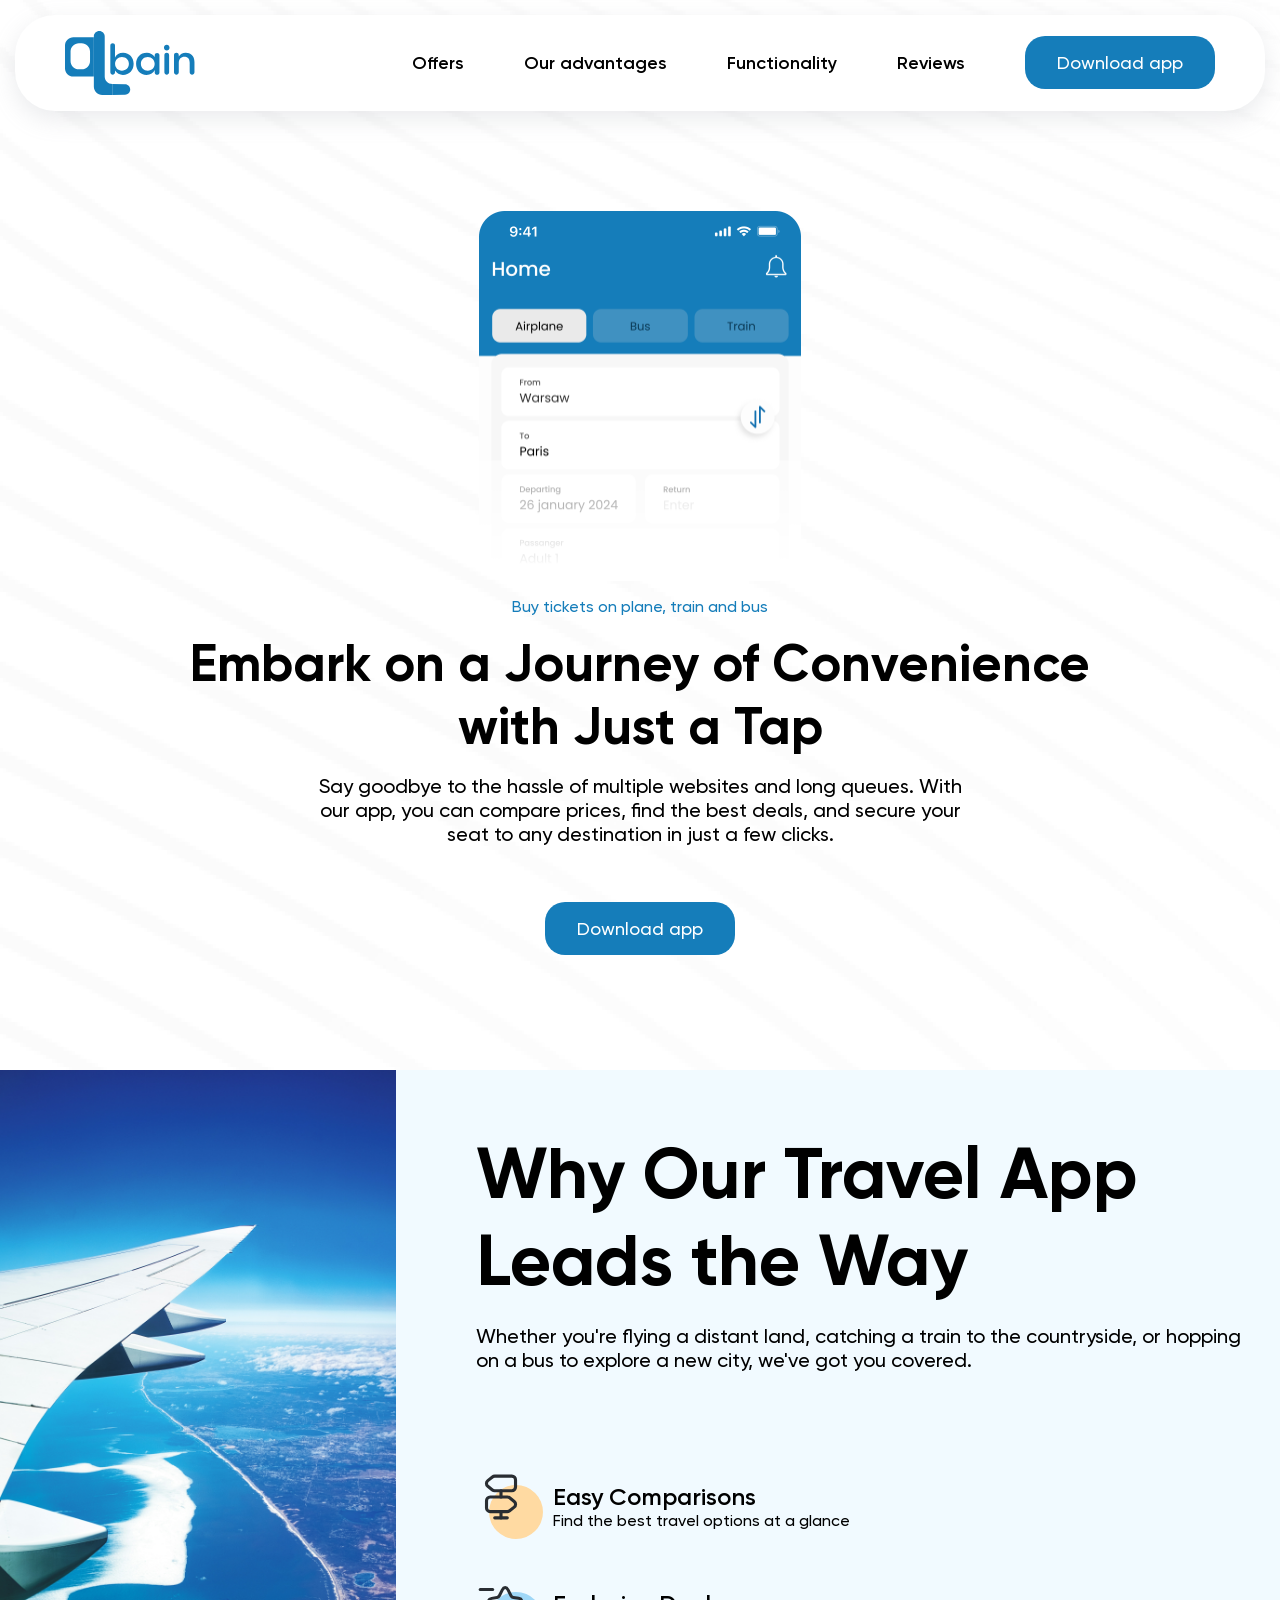
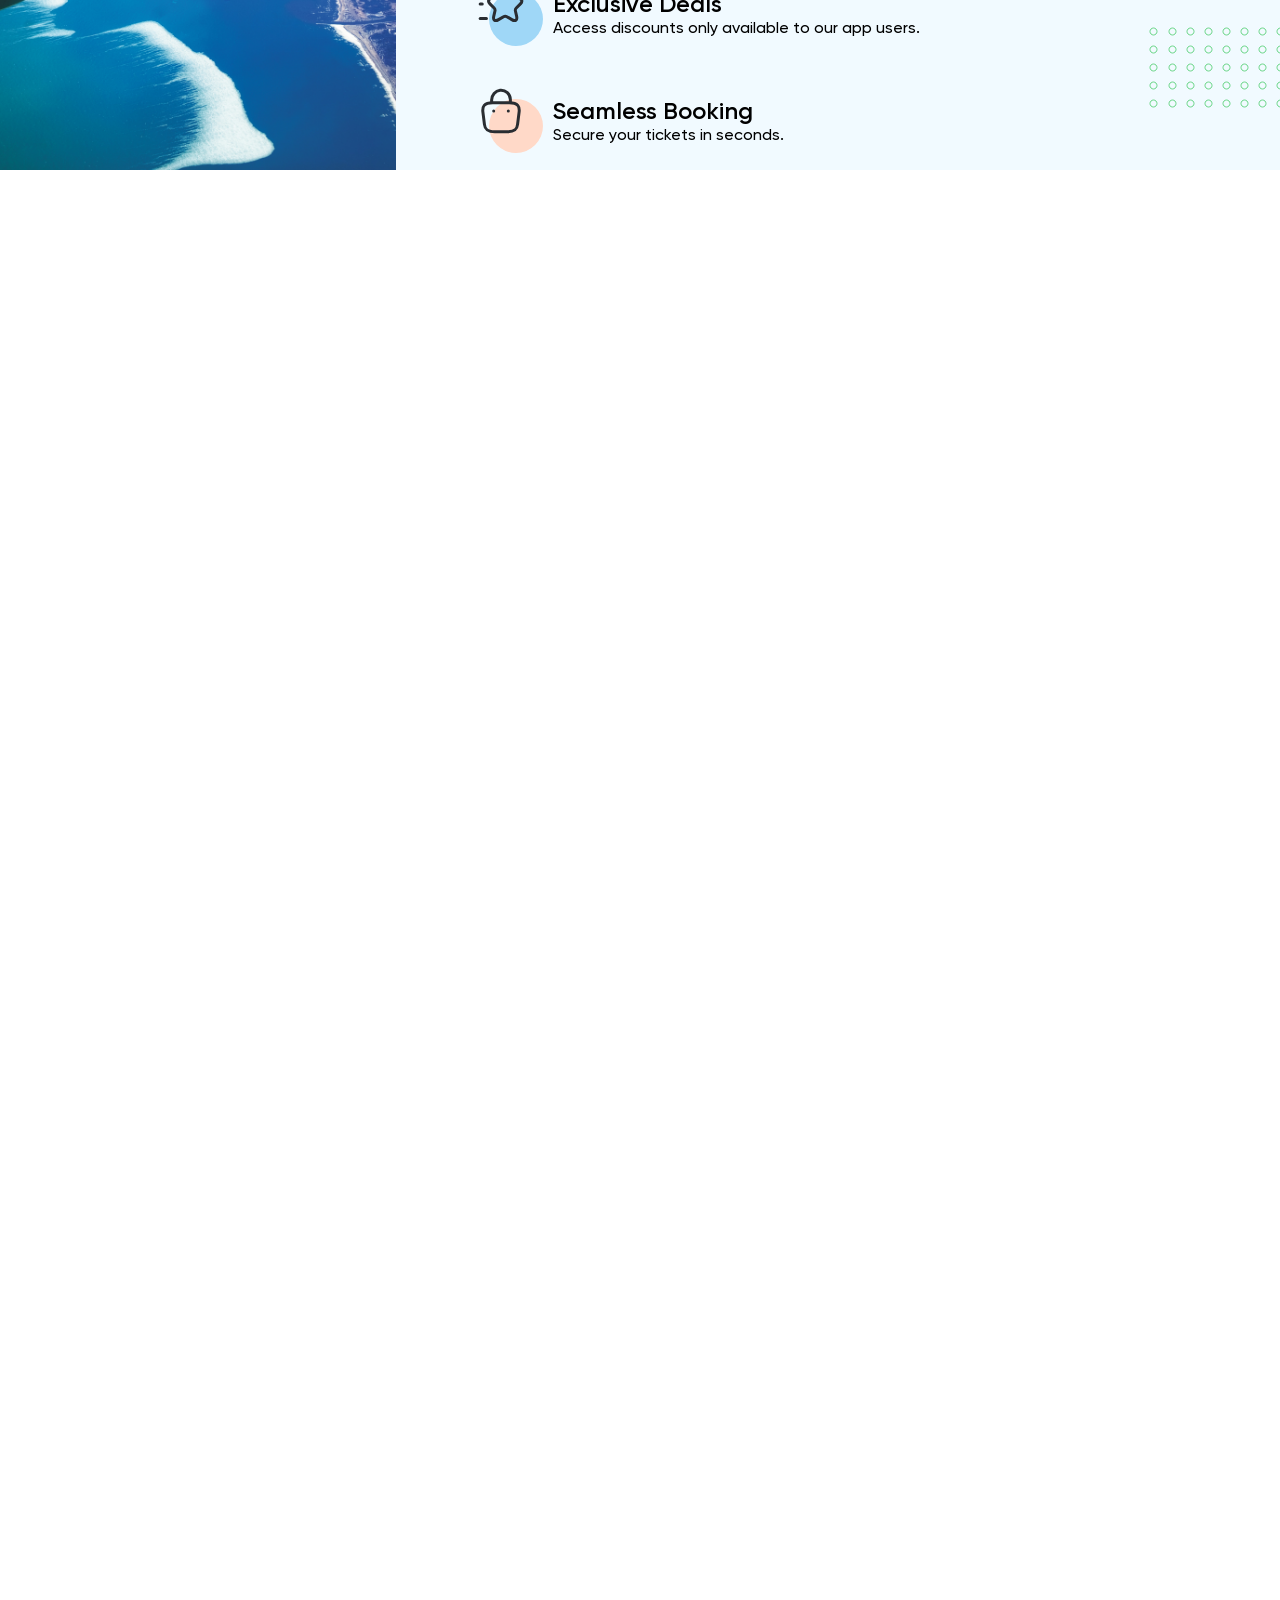
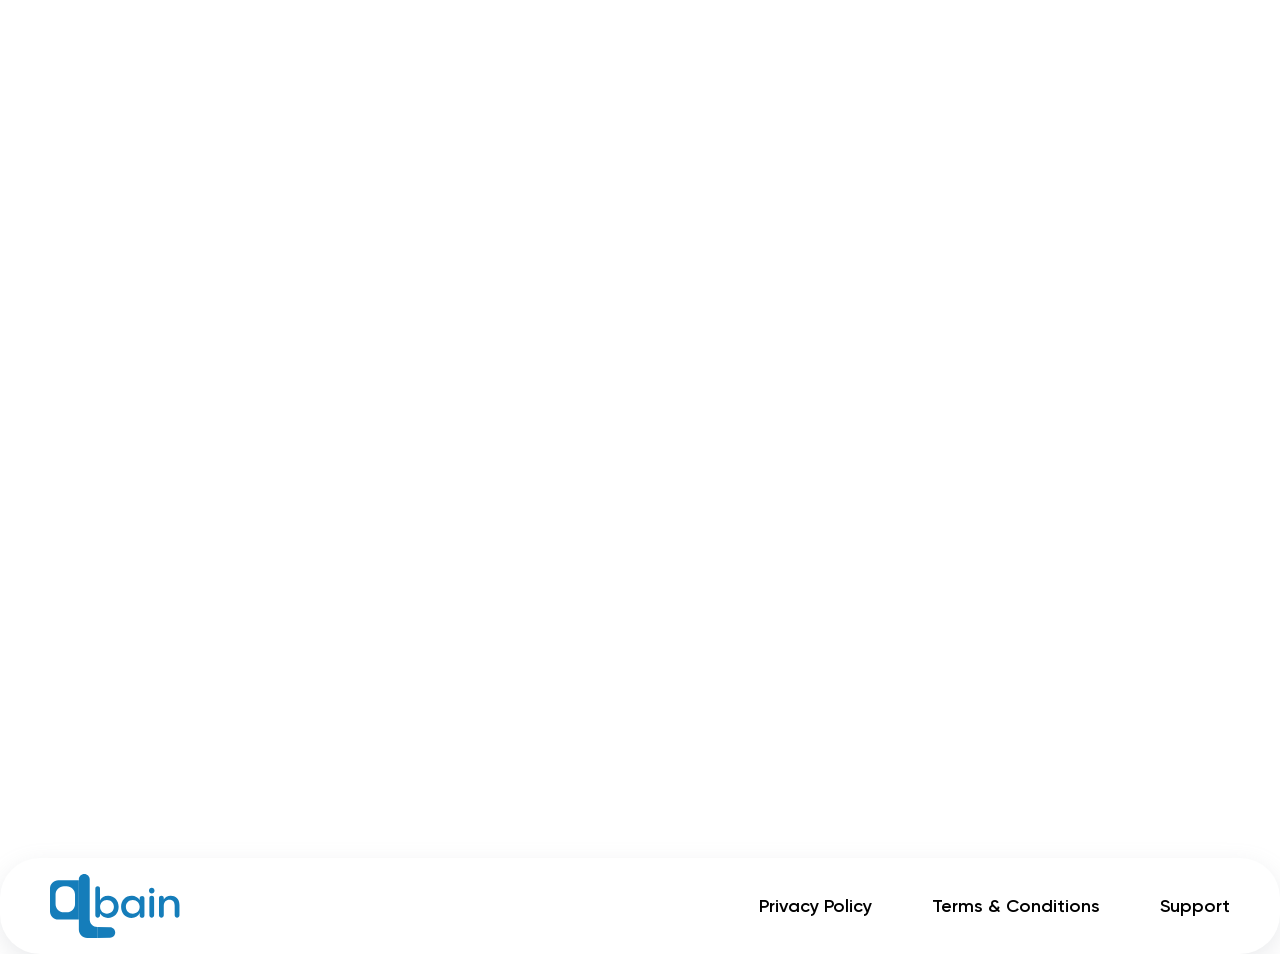
<file: index.html>
<!DOCTYPE html>
<html lang="en">

<head>
  <meta charset="UTF-8" />
  <meta name="viewport" content="width=device-width, initial-scale=1.0" />
  <link rel="stylesheet" href="style.css" />
  <link rel="stylesheet" href="Gilroy/stylesheet.css" />
  <title>Abain</title>
</head>

<body>
  <header>
    <nav class="navigation">
      <img src="images/logo.svg" alt="logo" class="logo" />
      <ul class="nav-list">
        <li class="to-hide"><a href="#travel-section">Offers</a></li>
        <li class="to-hide"><a href="#why-us-section">Our advantages</a></li>
        <li class="to-hide"><a href="#experience-section">Functionality</a></li>
        <li class="to-hide"><a href="#review-section">Reviews</a></li>
        <li><a href="#download-section" class="download">Download app</a></li>
        <li class="hidden">
          <svg width="36" height="37" viewBox="0 0 36 37" fill="none" xmlns="http://www.w3.org/2000/svg">
            <path d="M4.5 10.7426H31.5" stroke="#292D32" stroke-width="1.5" stroke-linecap="round" />
            <path d="M4.5 18.2426H31.5" stroke="#292D32" stroke-width="1.5" stroke-linecap="round" />
            <path d="M4.5 25.7426H31.5" stroke="#292D32" stroke-width="1.5" stroke-linecap="round" />
          </svg>
        </li>
      </ul>

      <!-- <div class="hiddenList hide"> -->
      <div class="hiddenList"> 
        <li class="hidden-items"><a href="#travel-section">Offers</a></li>
        <li class="hidden-items"><a href="#why-us-section">Our advantages</a></li>
        <li class="hidden-items"><a href="#experience-section">Functionality</a></li>
        <li class="hidden-items"><a href="#review-section">Reviews</a></li>
      </div>
    </nav>

    <!-- hero-header-section -->
    <section class="hero-section" id="hero-section" data-section="true">
      <img src="images/home.png" alt="home" class="hero-image" />
      <p class="hero-pre-text">Buy tickets on plane, train and bus</p>
      <h1 class="hero-heading">
        Embark on a Journey of Convenience with Just a Tap
      </h1>
      <p class="hero-post-text">
        Say goodbye to the hassle of multiple websites and long queues. With
        our app, you can compare prices, find the best deals, and secure your
        seat to any destination in just a few clicks.
      </p>
      <button class="download">Download app</button>
    </section>
  </header>

  <main>
    <!-- why-choose-us-section -->
    <section class="why-section" id="why-us-section" data-section="true">
      <div class="why-image-container">
        <img src="images/simon-maage-C9dhUVP-o6w-unsplash.jpg" alt="" class="why-image" />
      </div>

      <div class="why-section-article">
        <h2 class="why-heading">Why Our Travel App Leads the Way</h2>
        <p class="why-article">
          Whether you're flying a distant land, catching a train to the
          countryside, or hopping on a bus to explore a new city, we've got
          you covered.
        </p>

        <div class="why-us">
          <div class="whyUs-svg comparisons">
            <svg width="67" height="67" viewBox="0 0 67 67" fill="none" xmlns="http://www.w3.org/2000/svg">
              <circle cx="40" cy="40" r="27" fill="#FFDAA2" />
              <path d="M35.875 4.16663H18.6668C17.8334 4.16663 17.0417 4.4583 16.3959 4.9583L11.8334 8.60414C10 10.0625 10 12.8333 11.8334 14.2916L16.3959 
                        17.9374C17.0417 18.4583 17.8543 18.7291 18.6668 18.7291H35.875C37.8958 18.7291 39.5208 17.1041 39.5208 15.0833V7.79161C39.5208 5.79161 37.8958 
                        4.16663 35.875 4.16663Z" stroke="#292D32" stroke-width="3.125" stroke-linecap="round"
                stroke-linejoin="round" />
              <path d="M14.1668 25H31.3752C32.2085 25 33.0002 25.2917 33.6461 25.7917L38.2086 29.4375C40.0419 30.8958 40.0419 33.6666 38.2086 
                        35.125L33.6461 38.7708C33.0002 39.2916 32.1877 39.5625 31.3752 39.5625H14.1668C12.146 39.5625 10.521 37.9375 10.521 35.9166V28.625C10.521 
                        26.625 12.146 25 14.1668 25Z" stroke="#292D32" stroke-width="3.125" stroke-linecap="round"
                stroke-linejoin="round" />
              <path d="M25 25V18.75" stroke="#292D32" stroke-width="3.125" stroke-linecap="round"
                stroke-linejoin="round" />
              <path d="M25 45.8334V39.5834" stroke="#292D32" stroke-width="3.125" stroke-linecap="round"
                stroke-linejoin="round" />
              <path d="M18.75 45.8334H31.25" stroke="#292D32" stroke-width="3.125" stroke-linecap="round"
                stroke-linejoin="round" />
            </svg>
            <div class="svg-article">
              <h2 class="svg-heading">Easy Comparisons</h2>
              <p class="svg-article">
                Find the best travel options at a glance
              </p>
            </div>
          </div>

          <div class="whyUs-svg deals">
            <svg width="67" height="67" viewBox="0 0 67 67" fill="none" xmlns="http://www.w3.org/2000/svg">
              <circle cx="40" cy="40" r="27" fill="#9FD7F7" />
              <path
                d="M32.0626 10.8541L35 16.7291C35.3958 17.5416 36.4583 18.3124 37.3542 18.4791L42.6667 19.3541C46.0625 19.9166 46.8542 
                        22.3749 44.4167 24.8333L40.2708 28.9791C39.5833 29.6666 39.1875 31.0208 39.4167 31.9999L40.6042 37.125C41.5417 41.1666 39.375 
                        42.7499 35.8125 40.6249L30.8333 37.6666C29.9375 37.1249 28.4375 37.1249 27.5417 37.6666L22.5625 40.6249C19 42.7291 16.8334 41.1666 
                        17.7709 37.125L18.9584 31.9999C19.1875 31.0416 18.7917 29.6875 18.1042 28.9791L13.9584 24.8333C11.5209 22.3958 12.3125 19.9374 15.7084 
                        19.3541L21.0208 18.4791C21.9167 18.3333 22.9792 17.5416 23.375 16.7291L26.3125 10.8541C27.875 7.66663 30.4584 7.66663 32.0626 10.8541Z"
                stroke="#292D32" stroke-width="3" stroke-linecap="round" stroke-linejoin="round" />
              <path d="M16.6666 10.4166H4.16663" stroke="#292D32" stroke-width="3" stroke-linecap="round"
                stroke-linejoin="round" />
              <path d="M10.4166 39.5834H4.16663" stroke="#292D32" stroke-width="3" stroke-linecap="round"
                stroke-linejoin="round" />
              <path d="M6.24996 25H4.16663" stroke="#292D32" stroke-width="3" stroke-linecap="round"
                stroke-linejoin="round" />
            </svg>
            <div class="svg-article">
              <h2 class="svg-heading">Exclusive Deals</h2>
              <p class="svg-article">
                Access discounts only available to our app users.
              </p>
            </div>
          </div>

          <div class="whyUs-svg booking">
            <svg width="67" height="67" viewBox="0 0 67 67" fill="none" xmlns="http://www.w3.org/2000/svg">
              <circle cx="40" cy="40" r="27" fill="#FFD9C8" />
              <path
                d="M15.625 15.9792V13.9584C15.625 9.27085 19.3958 4.66668 24.0833 4.22918C29.6667 3.68752 34.375 8.08335 34.375 13.5625V16.4375"
                stroke="#292D32" stroke-width="3" stroke-miterlimit="10" stroke-linecap="round"
                stroke-linejoin="round" />
              <path d="M18.7499 45.8333H31.2499C39.6249 45.8333 41.1249 42.4791 41.5624 38.3958L43.1249 25.8958C43.6874 20.8125 42.229 16.6666 
                        33.3332 16.6666H16.6665C7.77072 16.6666 6.31238 20.8125 6.87488 25.8958L8.43738 38.3958C8.87488 42.4791 10.3749 45.8333 18.7499 
                        45.8333Z" stroke="#292D32" stroke-width="3" stroke-miterlimit="10" stroke-linecap="round"
                stroke-linejoin="round" />
              <path d="M32.2822 25H32.3009" stroke="#292D32" stroke-width="3" stroke-linecap="round"
                stroke-linejoin="round" />
              <path d="M17.697 25H17.7157" stroke="#292D32" stroke-width="3" stroke-linecap="round"
                stroke-linejoin="round" />
            </svg>
            <div class="svg-article">
              <h2 class="svg-heading">Seamless Booking</h2>
              <p class="svg-article">Secure your tickets in seconds.</p>
            </div>
          </div>
        </div>
      </div>
    </section>

    <!-- not just travel section -->
    <section class="not-travel-section" id="travel-section" data-section="true">
      <div class="travel-section-text">
        <p class="hero-pre-text">Our offers</p>
        <h2 class="travel-heading">We're not just any travel app</h2>
        <p class="travel-article">
          We're your personalized conduit to adventure, offering an
          unparalleled selection of tickets for planes, trains, and buses all
          at your fingertips.
        </p>
      </div>

      <div class="grid-wrapper">
        <div class="travel-image">
          <div class="plane-container">
            <img src="images/Rectangle 6.png" alt="plane image" loading="lazy" />
            <p>Plane tickets</p>
          </div>

          <div class="bus-container">
            <img src="images/BUS.png" alt="bus image" loading="lazy" />
            <p>Bus tickets</p>
          </div>

          <div class="train-container">
            <img src="images/train.png" alt="train image" loading="lazy" />
            <p>Train tickets</p>
          </div>
        </div>
      </div>
    </section>

    <!-- user-friendly section -->
    <section class="unmatched-section" id="experience-section" data-section="true">
      <div class="wrapper">
        <div class="unmatched-article">
          <h2 class="unmatched-heading">Unmatched Convenience & User-Friendly Experience</h2>
          <div class="art art-1">
            <span class="number">1</span>
            <div class="art-article">
              <h3 class="art-heading">Real-Time Updates</h3>
              <p class="art-text">
                Stay informed with live updates on your travel schedules,
                platform changes, and any delays, directly through the app.
              </p>
            </div>
          </div>

          <div class="art art-2">
            <span class="number">2</span>
            <div class="art-article">
              <h3 class="art-heading">24/7 Support</h3>
              <p class="art-text">
                Travel with peace of mind knowing our cusomer support team is
                just a tap away, ready to assist you at any step.
              </p>
            </div>
          </div>
        </div>
      </div>
      <div class="phone-img-container">
        <img src="images/phone.png" alt="chat image" class="phone-img">
      </div>
    </section>

    <!-- review section -->
    <section class="review-section" id="review-section" data-section="true">
      <p class="hero-pre-text review-text">Reviews</p>
      <h2 class="review-heading">Other people really like</h2>

      <div class="card-container">
        <div class="card-review">
          <img src="images/jeffrey-keenan-pUhxoSapPFA-unsplash.jpg" alt="" class="card-img">
          <div class="card-text-container">
            <div class="stars">
              <img src="images/Vector.png" alt="star image">
              <img src="images/Vector.png" alt="star image">
              <img src="images/Vector.png" alt="star image">
              <img src="images/Vector.png" alt="star image">
              <img src="images/Vector.png" alt="star image">
            </div>
            <h3 class="card-heading">Alex Rodriguez</h3>
            <p class="card-article">
              The feature that allows you to compare prices ensures that I always get the best deal possible.
              The customer support team deserves a special mention for their prompt and efficient service whenever
              I've needed them. This app is a must-have for any traveler.
            </p>
          </div>
        </div>

        <div class="card-review">
          <img src="images/ludovic-migneault-EZ4TYgXPNWk-unsplash.jpg" alt="" class="card-img">
          <div class="card-text-container">
            <div class="stars">
              <img src="images/Vector.png" alt="">
              <img src="images/Vector.png" alt="">
              <img src="images/Vector.png" alt="">
              <img src="images/Vector.png" alt="">
              <img src="images/Vector.png" alt="">
            </div>
            <h3 class="card-heading">Alex Rodriguez</h3>
            <p class="card-article">
              The feature that allows you to compare prices ensures that I always get the best deal possible.
              The customer support team deserves a special mention for their prompt and efficient service whenever
              I've needed them. This app is a must-have for any traveler.
            </p>
          </div>
        </div>

        <div class="card-review">
          <img src="images/meritt-thomas-aoQ4DYZLE_E-unsplash.jpg" alt="" class="card-img">
          <div class="card-text-container">
            <div class="stars">
              <img src="images/Vector.png" alt="star image">
              <img src="images/Vector.png" alt="star image">
              <img src="images/Vector.png" alt="star image">
              <img src="images/Vector.png" alt="star image">
              <img src="images/Vector.png" alt="star image">
            </div>
            <h3 class="card-heading">Alex Rodriguez</h3>
            <p class="card-article">
              The feature that allows you to compare prices ensures that I always get the best deal possible.
              The customer support team deserves a special mention for their prompt and efficient service whenever
              I've needed them. This app is a must-have for any traveler.
            </p>
          </div>
        </div>
      </div>
    </section>

    <!-- footer-section -->
    <section class="store-section" id="download-section" data-section="true">
      <div class="store-join">
        <h3 class="join-heading">Join us and let's travel</h3>
        <img src="images/Badge appstore.svg" alt="#" class="join-badge">
      </div>
      <div class="app-store">
        <img src="images/app store.png" alt="" class="join-appStore">
      </div>
    </section>

  </main>

  <footer>
    <img src="images/logo.svg" alt="logo" class="logo logo-footer" />
    <ul class="nav-list nav-list-footer">
      <li class="foot-li"><a href="#">Privacy Policy</a></li>
      <li class="foot-li"><a href="#">Terms & Conditions</a></li>
      <li class="foot-li"><a href="#">Support</a></li>
    </ul>
  </footer>

  <script src="js/script.js"></script>
</body>

</html>
</file>
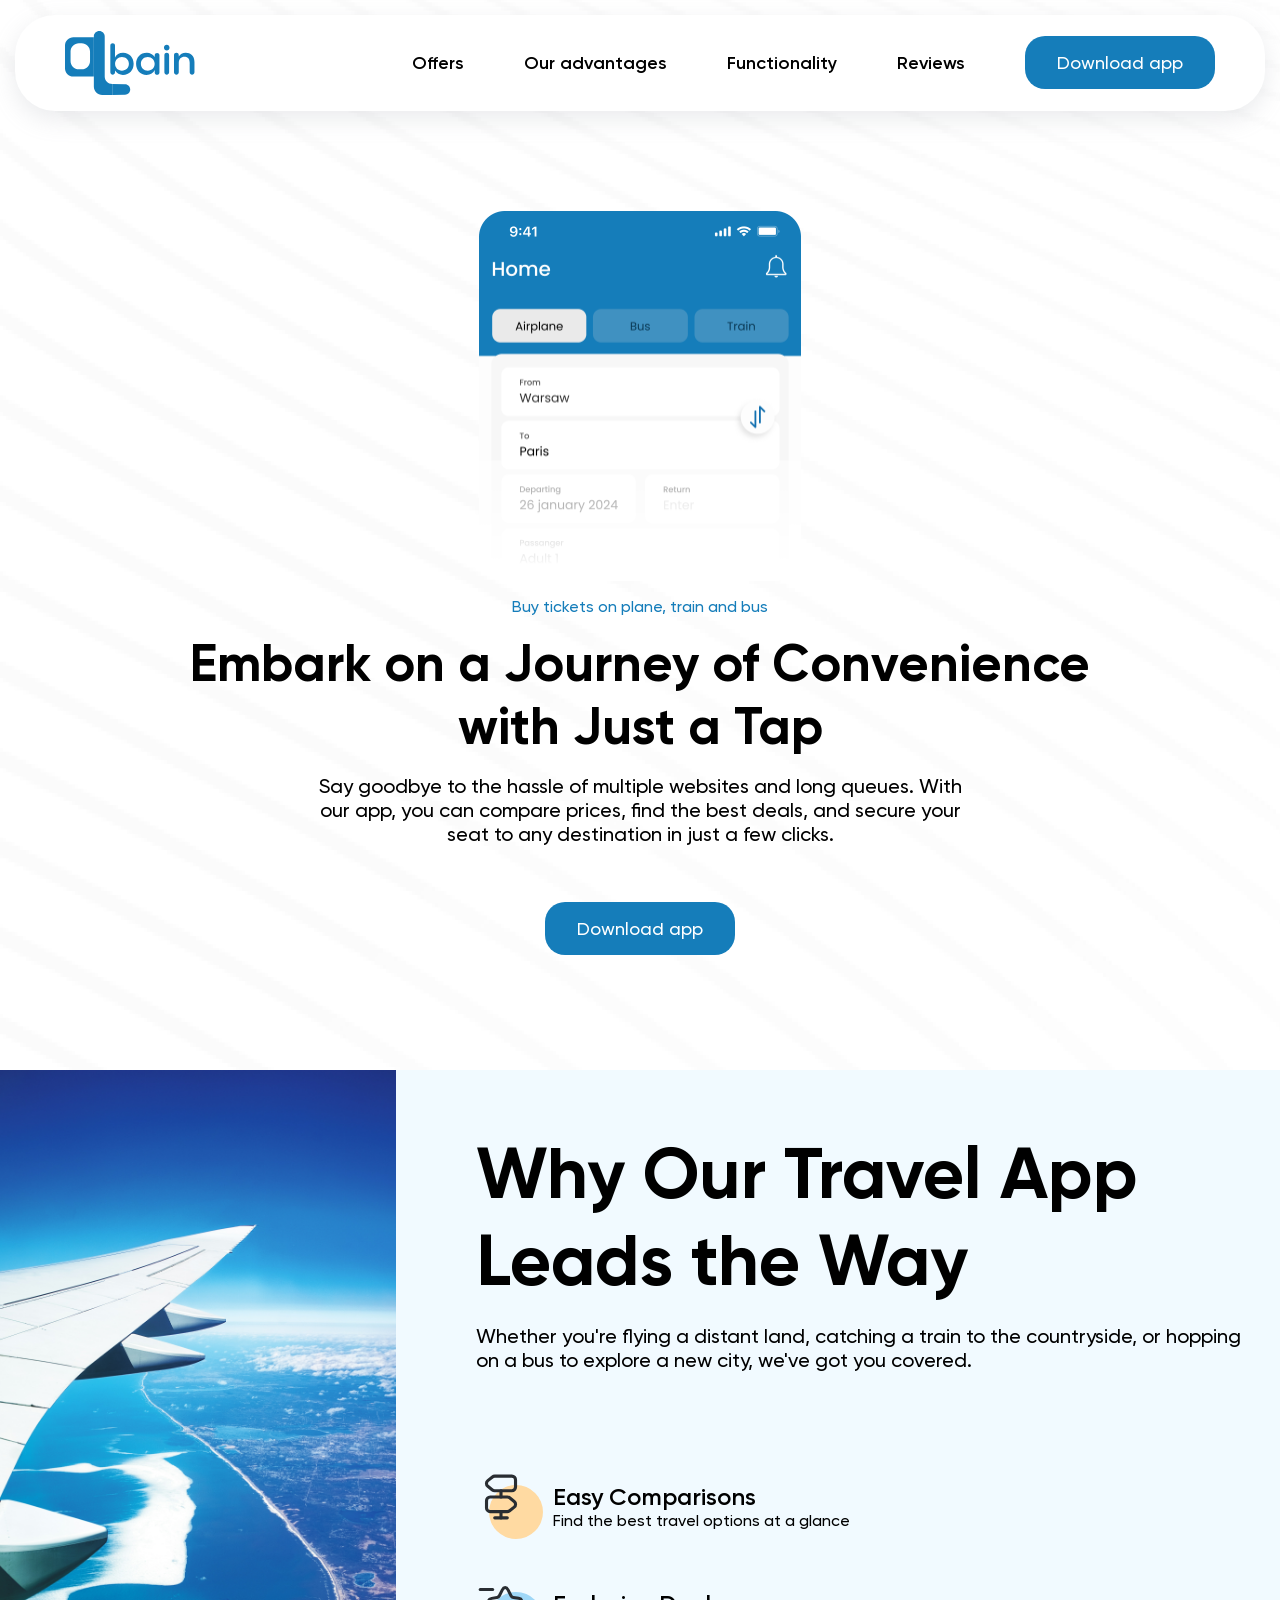
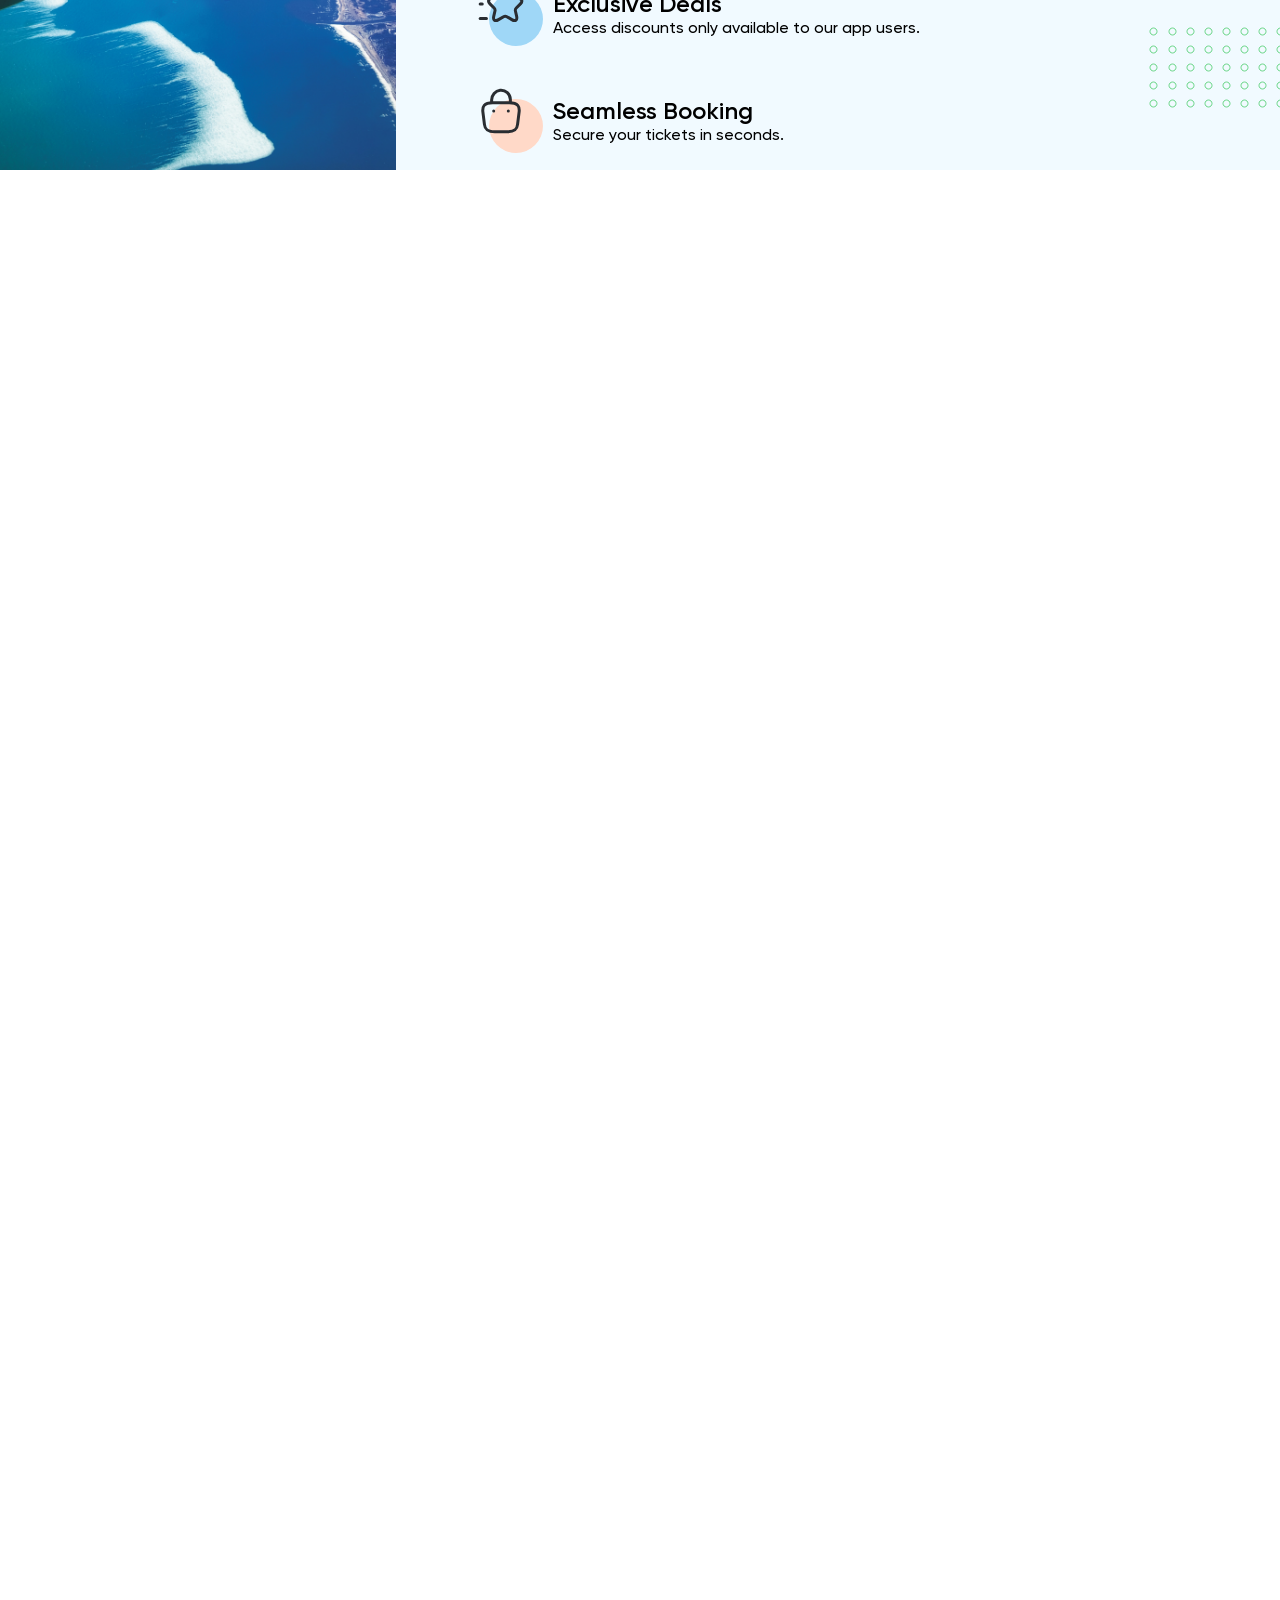
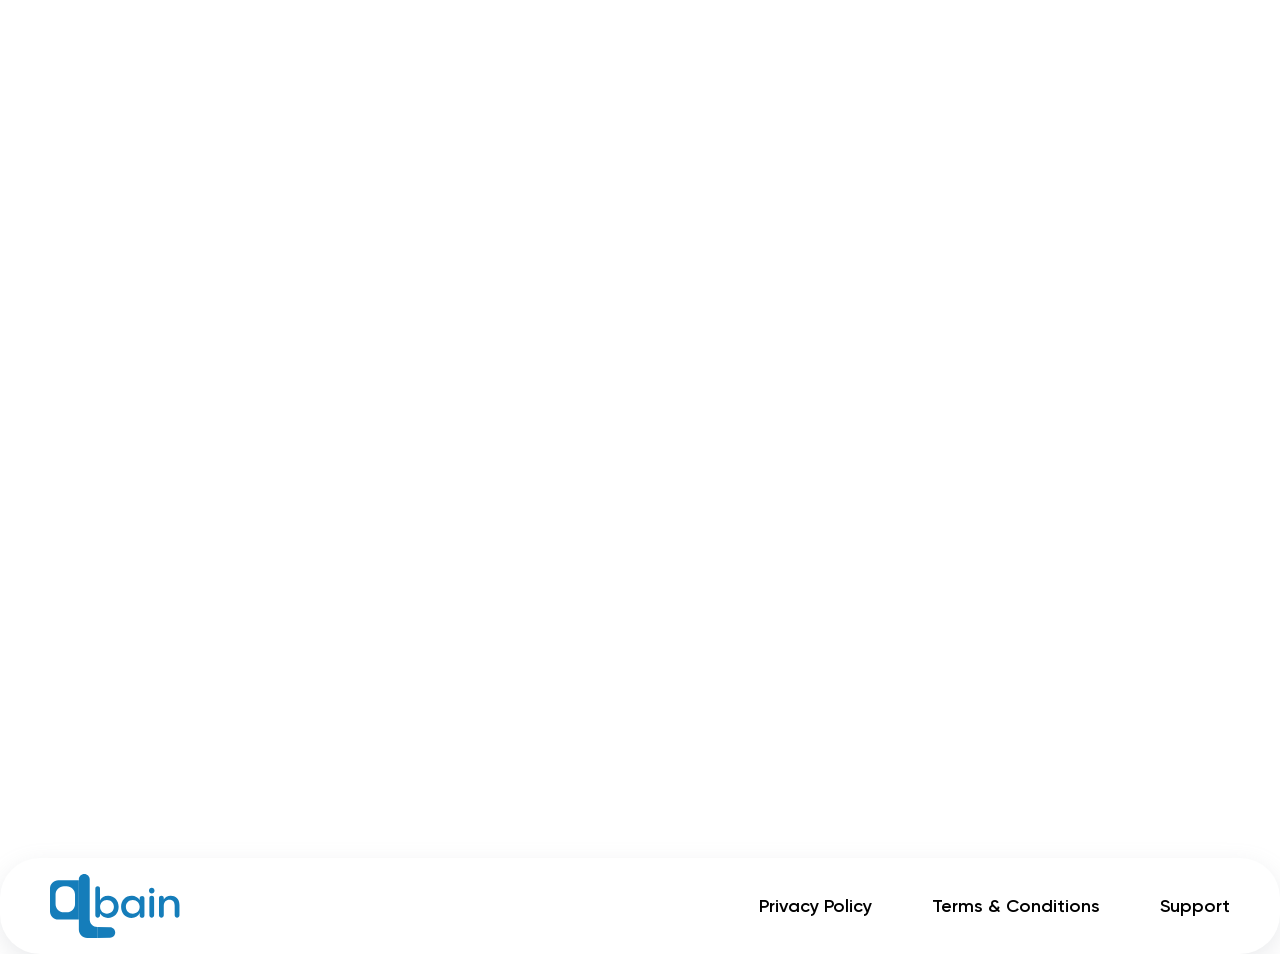
<file: Abain/index.html>
<!DOCTYPE html>
<html lang="en">

<head>
  <meta charset="UTF-8" />
  <meta name="viewport" content="width=device-width, initial-scale=1.0" />
  <link rel="stylesheet" href="style.css" />
  <link rel="stylesheet" href="Gilroy/stylesheet.css" />
  <title>Abain</title>
</head>

<body>
  <header>
    <!-- navigation section -->
    <nav class="navigation">
      <img src="images/logo.svg" alt="logo" class="logo" />
      <ul class="nav-list">
        <li class="to-hide"><a href="#travel-section">Offers</a></li>
        <li class="to-hide"><a href="#why-us-section">Our advantages</a></li>
        <li class="to-hide"><a href="#experience-section">Functionality</a></li>
        <li class="to-hide"><a href="#review-section">Reviews</a></li>
        <li><a href="#download-section" class="download">Download app</a></li>
        <li class="hidden">
          <svg width="36" height="37" viewBox="0 0 36 37" fill="none" xmlns="http://www.w3.org/2000/svg">
            <path d="M4.5 10.7426H31.5" stroke="#292D32" stroke-width="1.5" stroke-linecap="round" />
            <path d="M4.5 18.2426H31.5" stroke="#292D32" stroke-width="1.5" stroke-linecap="round" />
            <path d="M4.5 25.7426H31.5" stroke="#292D32" stroke-width="1.5" stroke-linecap="round" />
          </svg>
        </li>
      </ul>

      <!-- <div class="hiddenList hide"> -->
      <div class="hiddenList"> 
        <li class="hidden-items"><a href="#travel-section">Offers</a></li>
        <li class="hidden-items"><a href="#why-us-section">Our advantages</a></li>
        <li class="hidden-items"><a href="#experience-section">Functionality</a></li>
        <li class="hidden-items"><a href="#review-section">Reviews</a></li>
      </div>
    </nav>

    <!-- hero-header-section -->
    <section class="hero-section" id="hero-section" data-section="true">
      <img src="images/home.png" alt="home" class="hero-image" />
      <p class="hero-pre-text">Buy tickets on plane, train and bus</p>
      <h1 class="hero-heading">
        Embark on a Journey of Convenience with Just a Tap
      </h1>
      <p class="hero-post-text">
        Say goodbye to the hassle of multiple websites and long queues. With
        our app, you can compare prices, find the best deals, and secure your
        seat to any destination in just a few clicks.
      </p>
      <button class="download">Download app</button>
    </section>
  </header>

  <main>
    <!-- why-choose-us-section -->
    <section class="why-section" id="why-us-section" data-section="true">
      <div class="why-image-container">
        <img src="images/simon-maage-C9dhUVP-o6w-unsplash.jpg" alt="" class="why-image" />
      </div>

      <div class="why-section-article">
        <h2 class="why-heading">Why Our Travel App Leads the Way</h2>
        <p class="why-article">
          Whether you're flying a distant land, catching a train to the
          countryside, or hopping on a bus to explore a new city, we've got
          you covered.
        </p>

        <div class="why-us">
          <div class="whyUs-svg comparisons">
            <svg width="67" height="67" viewBox="0 0 67 67" fill="none" xmlns="http://www.w3.org/2000/svg">
              <circle cx="40" cy="40" r="27" fill="#FFDAA2" />
              <path d="M35.875 4.16663H18.6668C17.8334 4.16663 17.0417 4.4583 16.3959 4.9583L11.8334 8.60414C10 10.0625 10 12.8333 11.8334 14.2916L16.3959 
                        17.9374C17.0417 18.4583 17.8543 18.7291 18.6668 18.7291H35.875C37.8958 18.7291 39.5208 17.1041 39.5208 15.0833V7.79161C39.5208 5.79161 37.8958 
                        4.16663 35.875 4.16663Z" stroke="#292D32" stroke-width="3.125" stroke-linecap="round"
                stroke-linejoin="round" />
              <path d="M14.1668 25H31.3752C32.2085 25 33.0002 25.2917 33.6461 25.7917L38.2086 29.4375C40.0419 30.8958 40.0419 33.6666 38.2086 
                        35.125L33.6461 38.7708C33.0002 39.2916 32.1877 39.5625 31.3752 39.5625H14.1668C12.146 39.5625 10.521 37.9375 10.521 35.9166V28.625C10.521 
                        26.625 12.146 25 14.1668 25Z" stroke="#292D32" stroke-width="3.125" stroke-linecap="round"
                stroke-linejoin="round" />
              <path d="M25 25V18.75" stroke="#292D32" stroke-width="3.125" stroke-linecap="round"
                stroke-linejoin="round" />
              <path d="M25 45.8334V39.5834" stroke="#292D32" stroke-width="3.125" stroke-linecap="round"
                stroke-linejoin="round" />
              <path d="M18.75 45.8334H31.25" stroke="#292D32" stroke-width="3.125" stroke-linecap="round"
                stroke-linejoin="round" />
            </svg>
            <div class="svg-article">
              <h2 class="svg-heading">Easy Comparisons</h2>
              <p class="svg-article">
                Find the best travel options at a glance
              </p>
            </div>
          </div>

          <div class="whyUs-svg deals">
            <svg width="67" height="67" viewBox="0 0 67 67" fill="none" xmlns="http://www.w3.org/2000/svg">
              <circle cx="40" cy="40" r="27" fill="#9FD7F7" />
              <path
                d="M32.0626 10.8541L35 16.7291C35.3958 17.5416 36.4583 18.3124 37.3542 18.4791L42.6667 19.3541C46.0625 19.9166 46.8542 
                        22.3749 44.4167 24.8333L40.2708 28.9791C39.5833 29.6666 39.1875 31.0208 39.4167 31.9999L40.6042 37.125C41.5417 41.1666 39.375 
                        42.7499 35.8125 40.6249L30.8333 37.6666C29.9375 37.1249 28.4375 37.1249 27.5417 37.6666L22.5625 40.6249C19 42.7291 16.8334 41.1666 
                        17.7709 37.125L18.9584 31.9999C19.1875 31.0416 18.7917 29.6875 18.1042 28.9791L13.9584 24.8333C11.5209 22.3958 12.3125 19.9374 15.7084 
                        19.3541L21.0208 18.4791C21.9167 18.3333 22.9792 17.5416 23.375 16.7291L26.3125 10.8541C27.875 7.66663 30.4584 7.66663 32.0626 10.8541Z"
                stroke="#292D32" stroke-width="3" stroke-linecap="round" stroke-linejoin="round" />
              <path d="M16.6666 10.4166H4.16663" stroke="#292D32" stroke-width="3" stroke-linecap="round"
                stroke-linejoin="round" />
              <path d="M10.4166 39.5834H4.16663" stroke="#292D32" stroke-width="3" stroke-linecap="round"
                stroke-linejoin="round" />
              <path d="M6.24996 25H4.16663" stroke="#292D32" stroke-width="3" stroke-linecap="round"
                stroke-linejoin="round" />
            </svg>
            <div class="svg-article">
              <h2 class="svg-heading">Exclusive Deals</h2>
              <p class="svg-article">
                Access discounts only available to our app users.
              </p>
            </div>
          </div>

          <div class="whyUs-svg booking">
            <svg width="67" height="67" viewBox="0 0 67 67" fill="none" xmlns="http://www.w3.org/2000/svg">
              <circle cx="40" cy="40" r="27" fill="#FFD9C8" />
              <path
                d="M15.625 15.9792V13.9584C15.625 9.27085 19.3958 4.66668 24.0833 4.22918C29.6667 3.68752 34.375 8.08335 34.375 13.5625V16.4375"
                stroke="#292D32" stroke-width="3" stroke-miterlimit="10" stroke-linecap="round"
                stroke-linejoin="round" />
              <path d="M18.7499 45.8333H31.2499C39.6249 45.8333 41.1249 42.4791 41.5624 38.3958L43.1249 25.8958C43.6874 20.8125 42.229 16.6666 
                        33.3332 16.6666H16.6665C7.77072 16.6666 6.31238 20.8125 6.87488 25.8958L8.43738 38.3958C8.87488 42.4791 10.3749 45.8333 18.7499 
                        45.8333Z" stroke="#292D32" stroke-width="3" stroke-miterlimit="10" stroke-linecap="round"
                stroke-linejoin="round" />
              <path d="M32.2822 25H32.3009" stroke="#292D32" stroke-width="3" stroke-linecap="round"
                stroke-linejoin="round" />
              <path d="M17.697 25H17.7157" stroke="#292D32" stroke-width="3" stroke-linecap="round"
                stroke-linejoin="round" />
            </svg>
            <div class="svg-article">
              <h2 class="svg-heading">Seamless Booking</h2>
              <p class="svg-article">Secure your tickets in seconds.</p>
            </div>
          </div>
        </div>
      </div>
    </section>

    <!-- not just travel section -->
    <section class="not-travel-section" id="travel-section" data-section="true">
      <div class="travel-section-text">
        <p class="hero-pre-text">Our offers</p>
        <h2 class="travel-heading">We're not just any travel app</h2>
        <p class="travel-article">
          We're your personalized conduit to adventure, offering an
          unparalleled selection of tickets for planes, trains, and buses all
          at your fingertips.
        </p>
      </div>

      <div class="grid-wrapper">
        <div class="travel-image">
          <div class="plane-container">
            <img src="images/Rectangle 6.png" alt="plane image" loading="lazy" />
            <p>Plane tickets</p>
          </div>

          <div class="bus-container">
            <img src="images/BUS.png" alt="bus image" loading="lazy" />
            <p>Bus tickets</p>
          </div>

          <div class="train-container">
            <img src="images/train.png" alt="train image" loading="lazy" />
            <p>Train tickets</p>
          </div>
        </div>
      </div>
    </section>

    <!-- user-friendly section -->
    <section class="unmatched-section" id="experience-section" data-section="true">
      <div class="wrapper">
        <div class="unmatched-article">
          <h2 class="unmatched-heading">Unmatched Convenience & User-Friendly Experience</h2>
          <div class="art art-1">
            <span class="number">1</span>
            <div class="art-article">
              <h3 class="art-heading">Real-Time Updates</h3>
              <p class="art-text">
                Stay informed with live updates on your travel schedules,
                platform changes, and any delays, directly through the app.
              </p>
            </div>
          </div>

          <div class="art art-2">
            <span class="number">2</span>
            <div class="art-article">
              <h3 class="art-heading">24/7 Support</h3>
              <p class="art-text">
                Travel with peace of mind knowing our cusomer support team is
                just a tap away, ready to assist you at any step.
              </p>
            </div>
          </div>
        </div>
      </div>
      <div class="phone-img-container">
        <img src="images/phone.png" alt="chat image" class="phone-img">
      </div>
    </section>

    <!-- review section -->
    <section class="review-section" id="review-section" data-section="true">
      <p class="hero-pre-text review-text">Reviews</p>
      <h2 class="review-heading">Other people really like</h2>

      <div class="card-container">
        <div class="card-review">
          <img src="images/jeffrey-keenan-pUhxoSapPFA-unsplash.jpg" alt="" class="card-img">
          <div class="card-text-container">
            <div class="stars">
              <img src="images/Vector.png" alt="star image">
              <img src="images/Vector.png" alt="star image">
              <img src="images/Vector.png" alt="star image">
              <img src="images/Vector.png" alt="star image">
              <img src="images/Vector.png" alt="star image">
            </div>
            <h3 class="card-heading">Alex Rodriguez</h3>
            <p class="card-article">
              The feature that allows you to compare prices ensures that I always get the best deal possible.
              The customer support team deserves a special mention for their prompt and efficient service whenever
              I've needed them. This app is a must-have for any traveler.
            </p>
          </div>
        </div>

        <div class="card-review">
          <img src="images/ludovic-migneault-EZ4TYgXPNWk-unsplash.jpg" alt="" class="card-img">
          <div class="card-text-container">
            <div class="stars">
              <img src="images/Vector.png" alt="">
              <img src="images/Vector.png" alt="">
              <img src="images/Vector.png" alt="">
              <img src="images/Vector.png" alt="">
              <img src="images/Vector.png" alt="">
            </div>
            <h3 class="card-heading">Alex Rodriguez</h3>
            <p class="card-article">
              The feature that allows you to compare prices ensures that I always get the best deal possible.
              The customer support team deserves a special mention for their prompt and efficient service whenever
              I've needed them. This app is a must-have for any traveler.
            </p>
          </div>
        </div>

        <div class="card-review">
          <img src="images/meritt-thomas-aoQ4DYZLE_E-unsplash.jpg" alt="" class="card-img">
          <div class="card-text-container">
            <div class="stars">
              <img src="images/Vector.png" alt="star image">
              <img src="images/Vector.png" alt="star image">
              <img src="images/Vector.png" alt="star image">
              <img src="images/Vector.png" alt="star image">
              <img src="images/Vector.png" alt="star image">
            </div>
            <h3 class="card-heading">Alex Rodriguez</h3>
            <p class="card-article">
              The feature that allows you to compare prices ensures that I always get the best deal possible.
              The customer support team deserves a special mention for their prompt and efficient service whenever
              I've needed them. This app is a must-have for any traveler.
            </p>
          </div>
        </div>
      </div>
    </section>

    <!-- footer-section -->
    <section class="store-section" id="download-section" data-section="true">
      <div class="store-join">
        <h3 class="join-heading">Join us and let's travel</h3>
        <img src="images/Badge appstore.svg" alt="#" class="join-badge">
      </div>
      <div class="app-store">
        <img src="images/app store.png" alt="" class="join-appStore">
      </div>
    </section>

  </main>

  <footer>
    <img src="images/logo.svg" alt="logo" class="logo logo-footer" />
    <ul class="nav-list nav-list-footer">
      <li class="foot-li"><a href="#">Privacy Policy</a></li>
      <li class="foot-li"><a href="#">Terms & Conditions</a></li>
      <li class="foot-li"><a href="#">Support</a></li>
    </ul>
  </footer>

  <script src="js/script.js"></script>
</body>

</html>
</file>
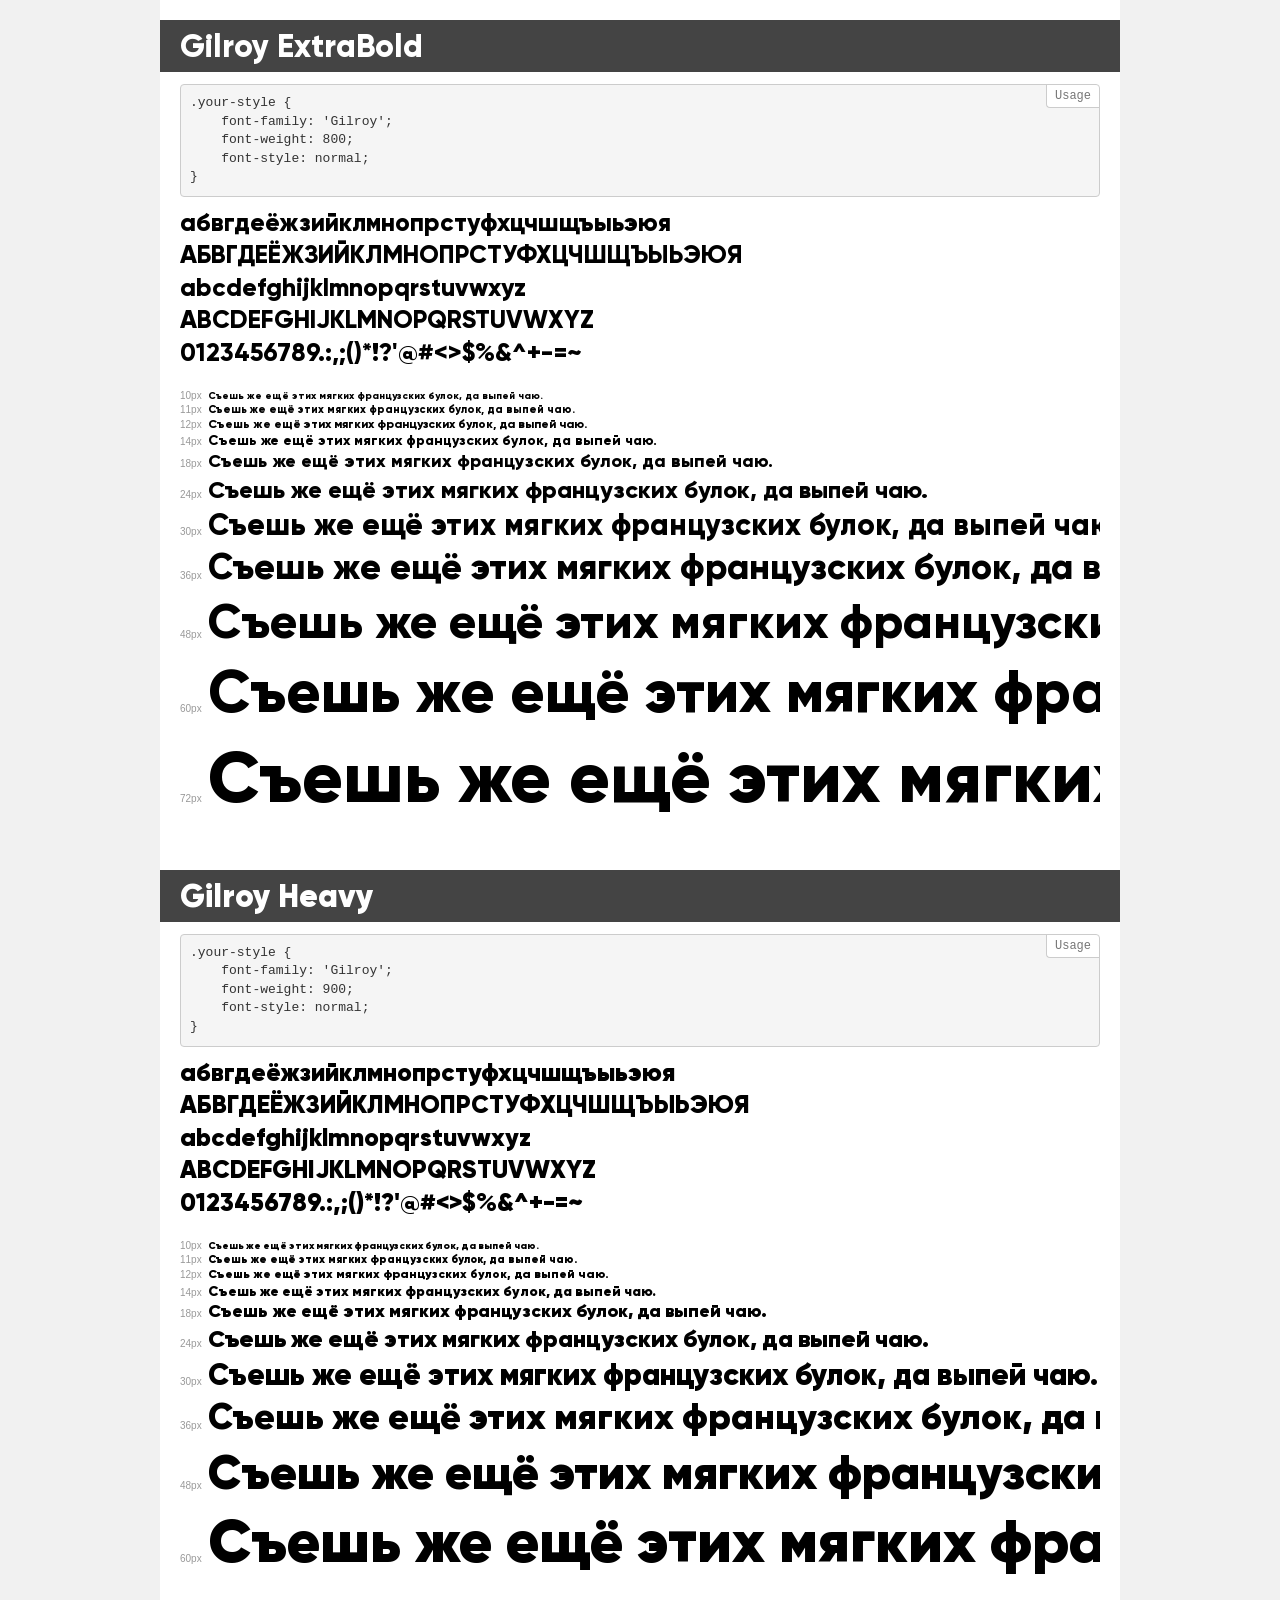
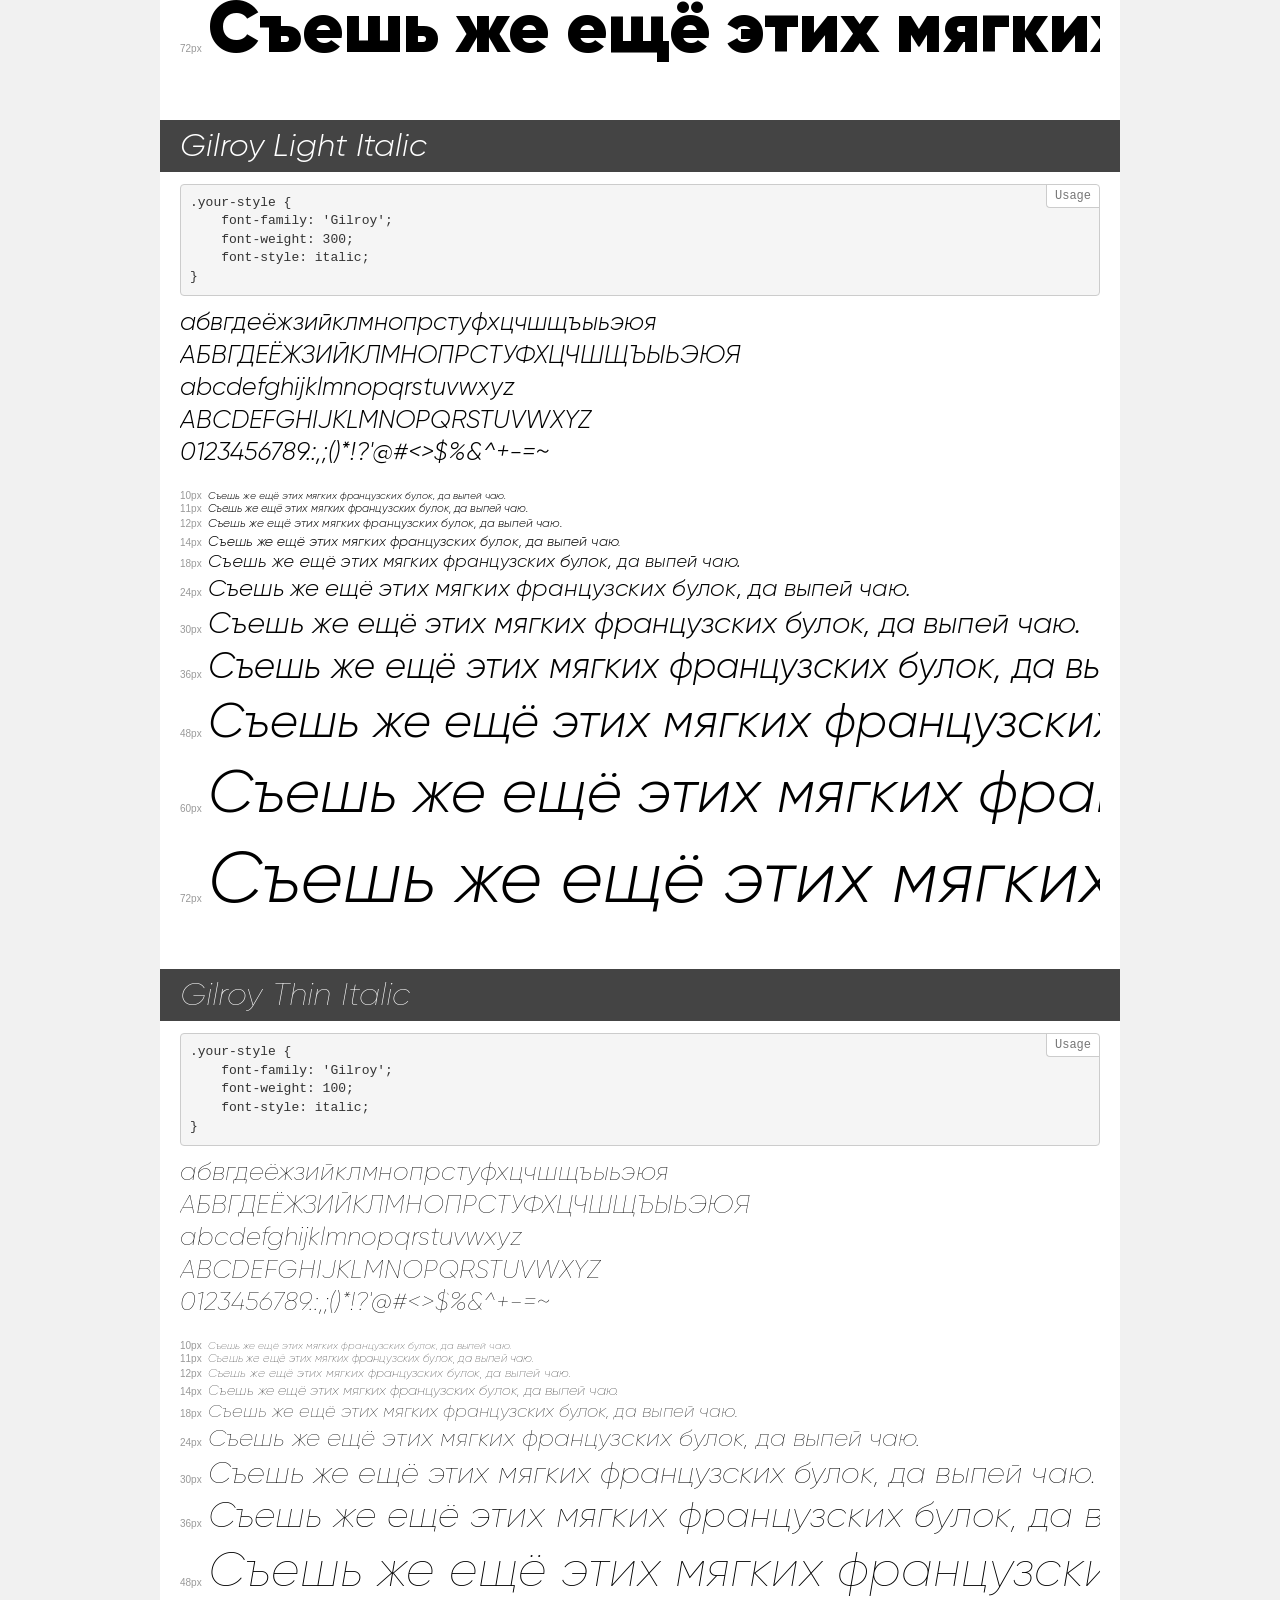
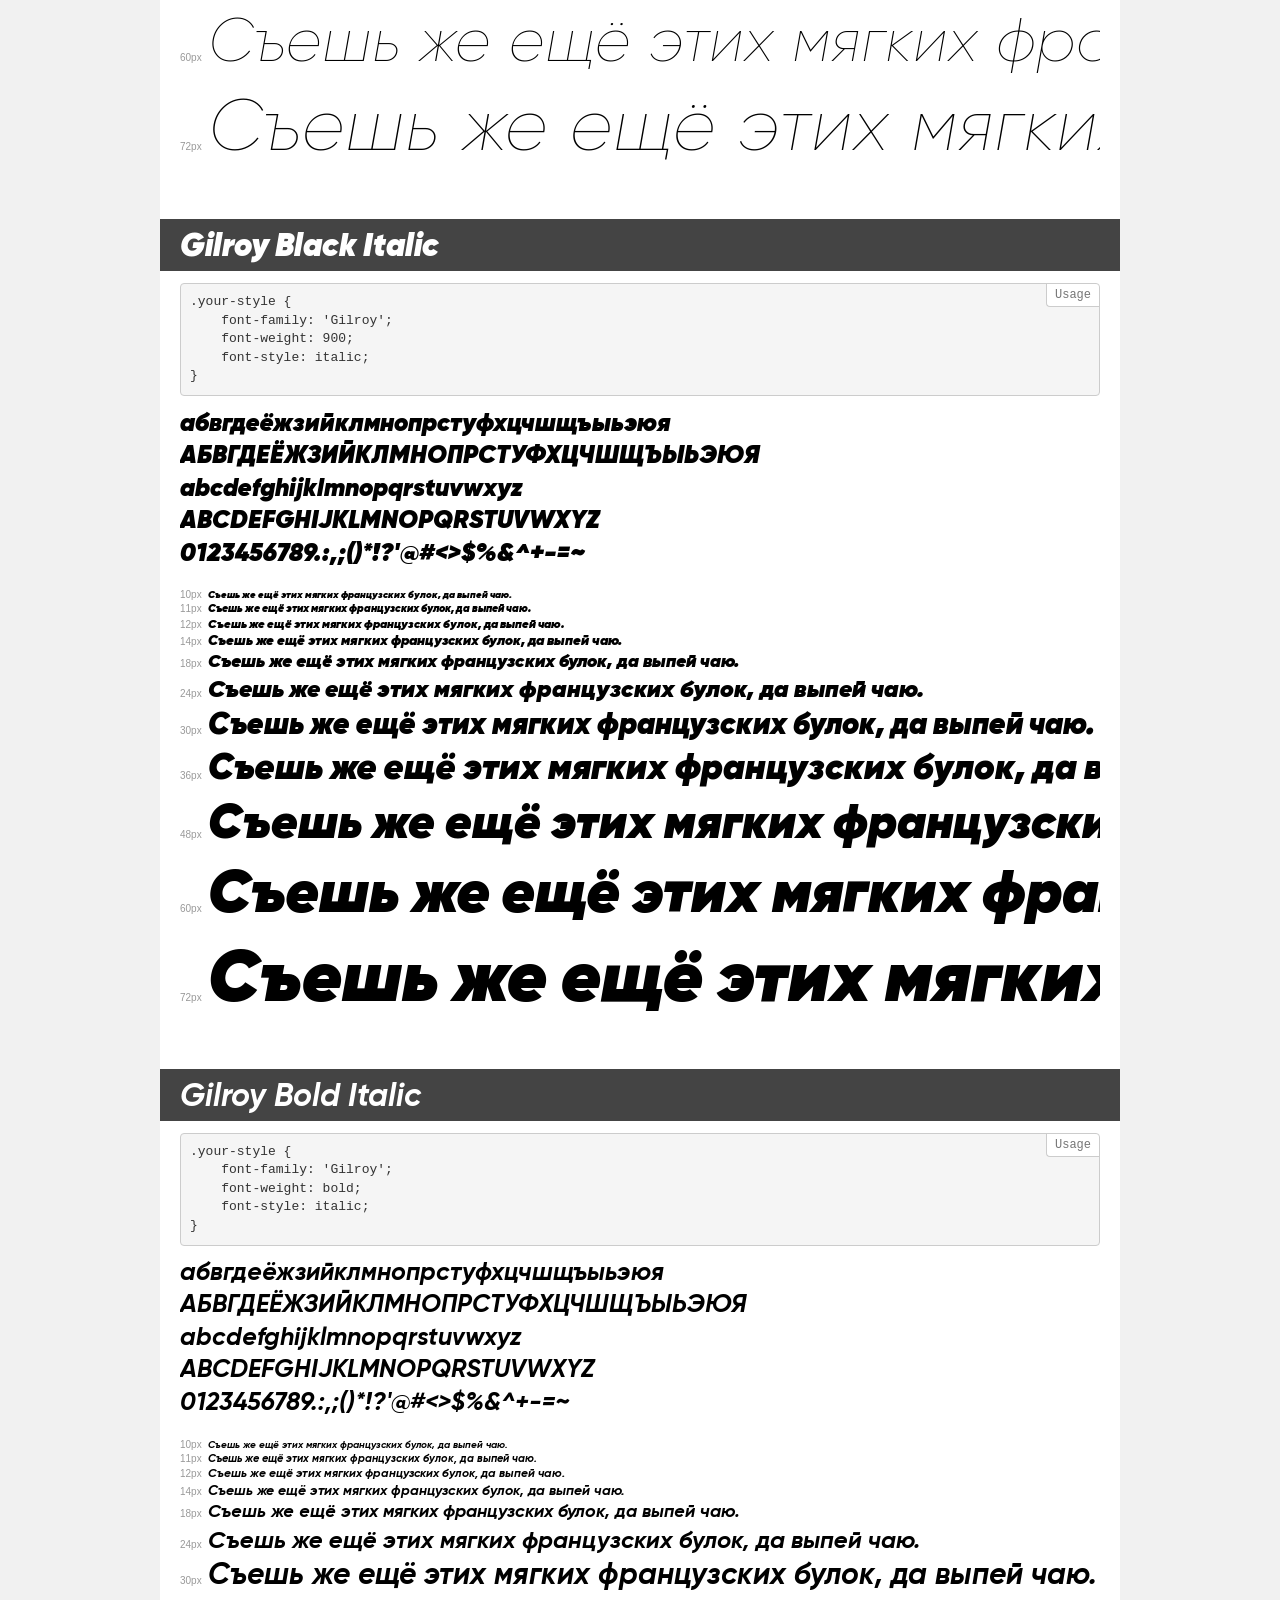
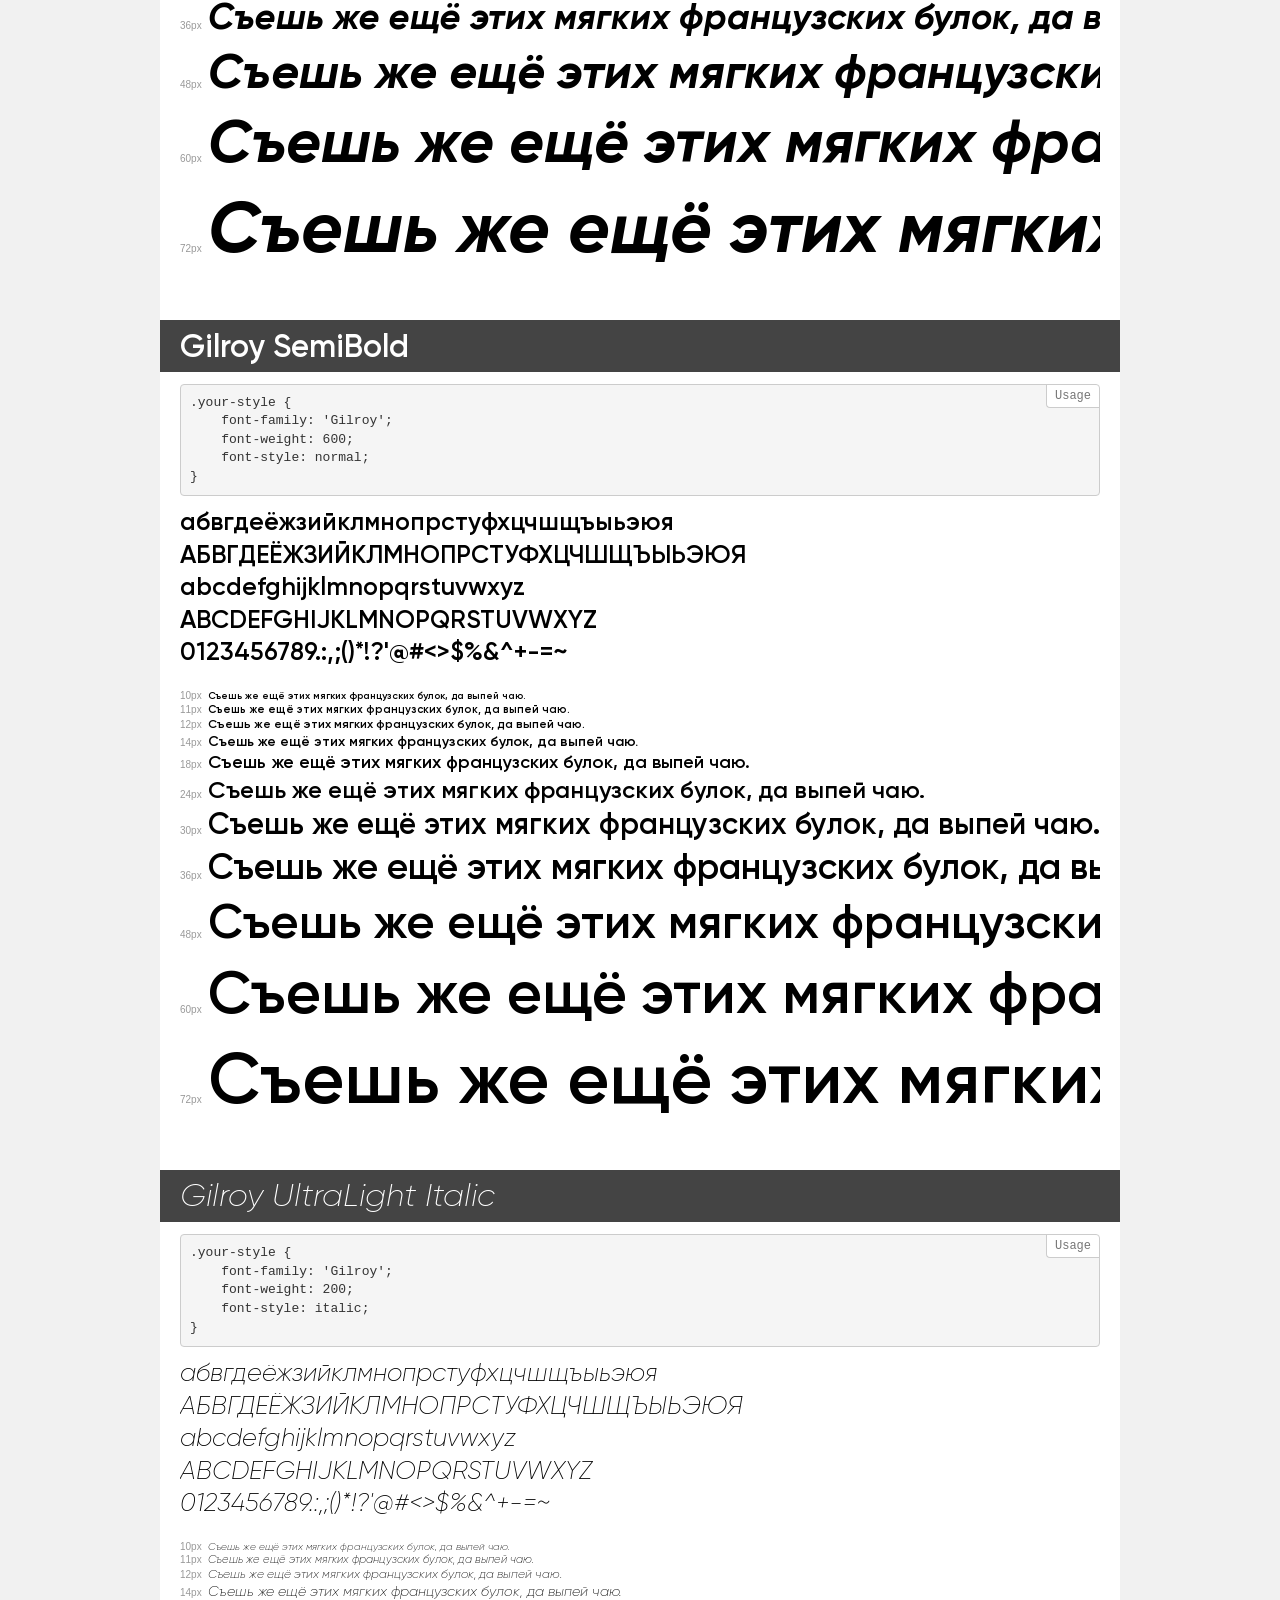
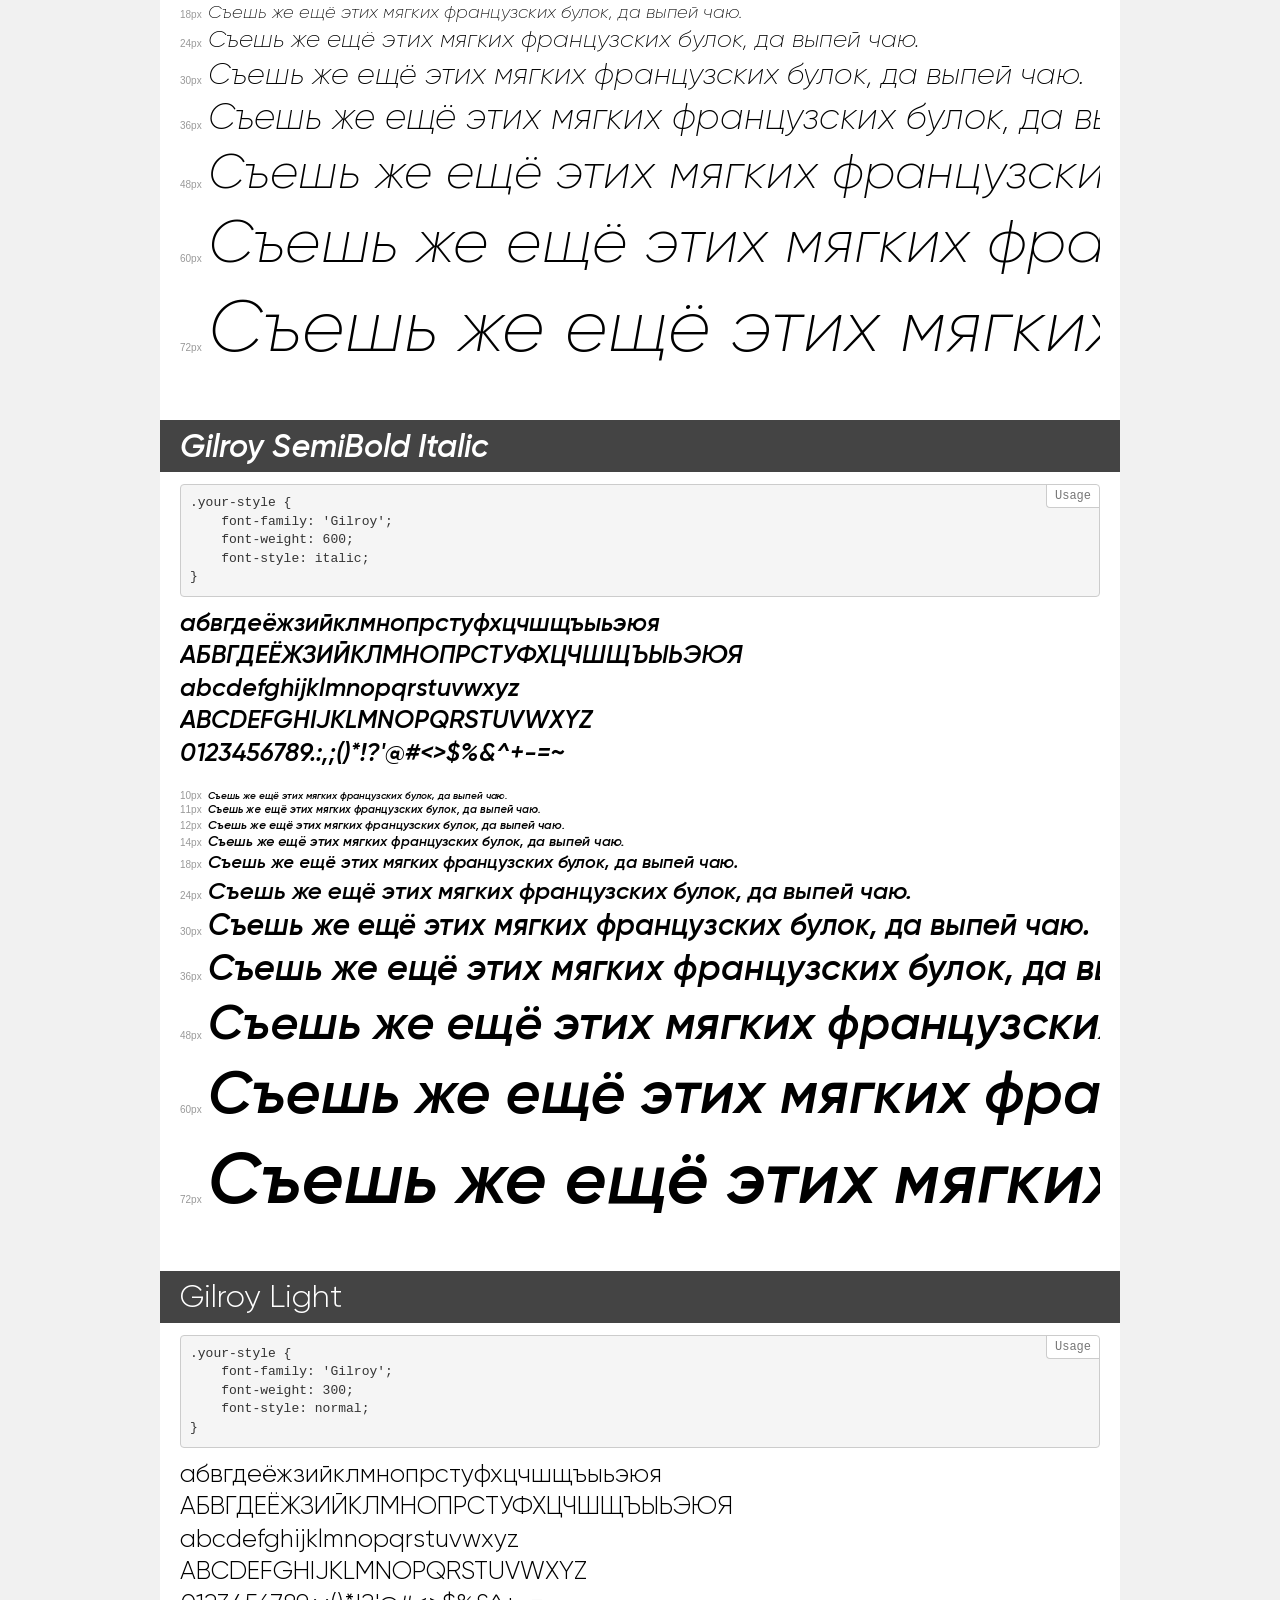
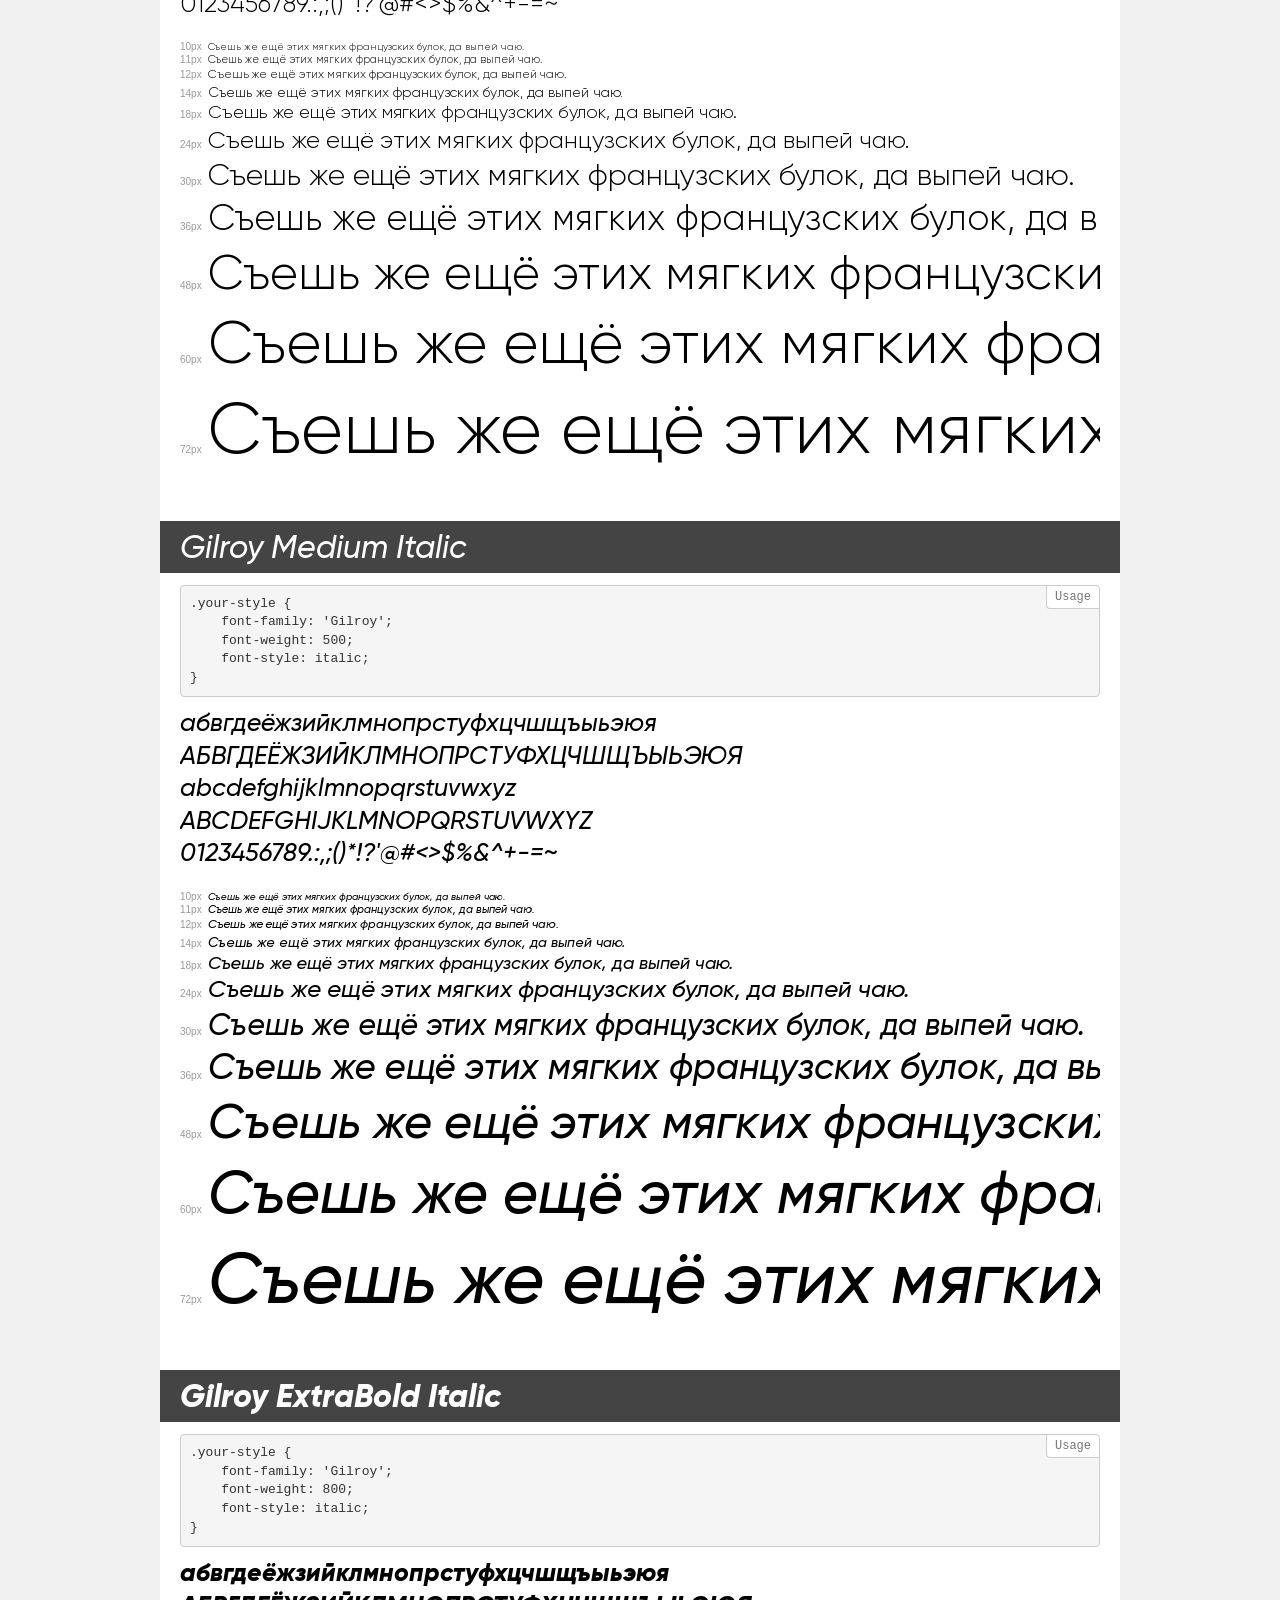
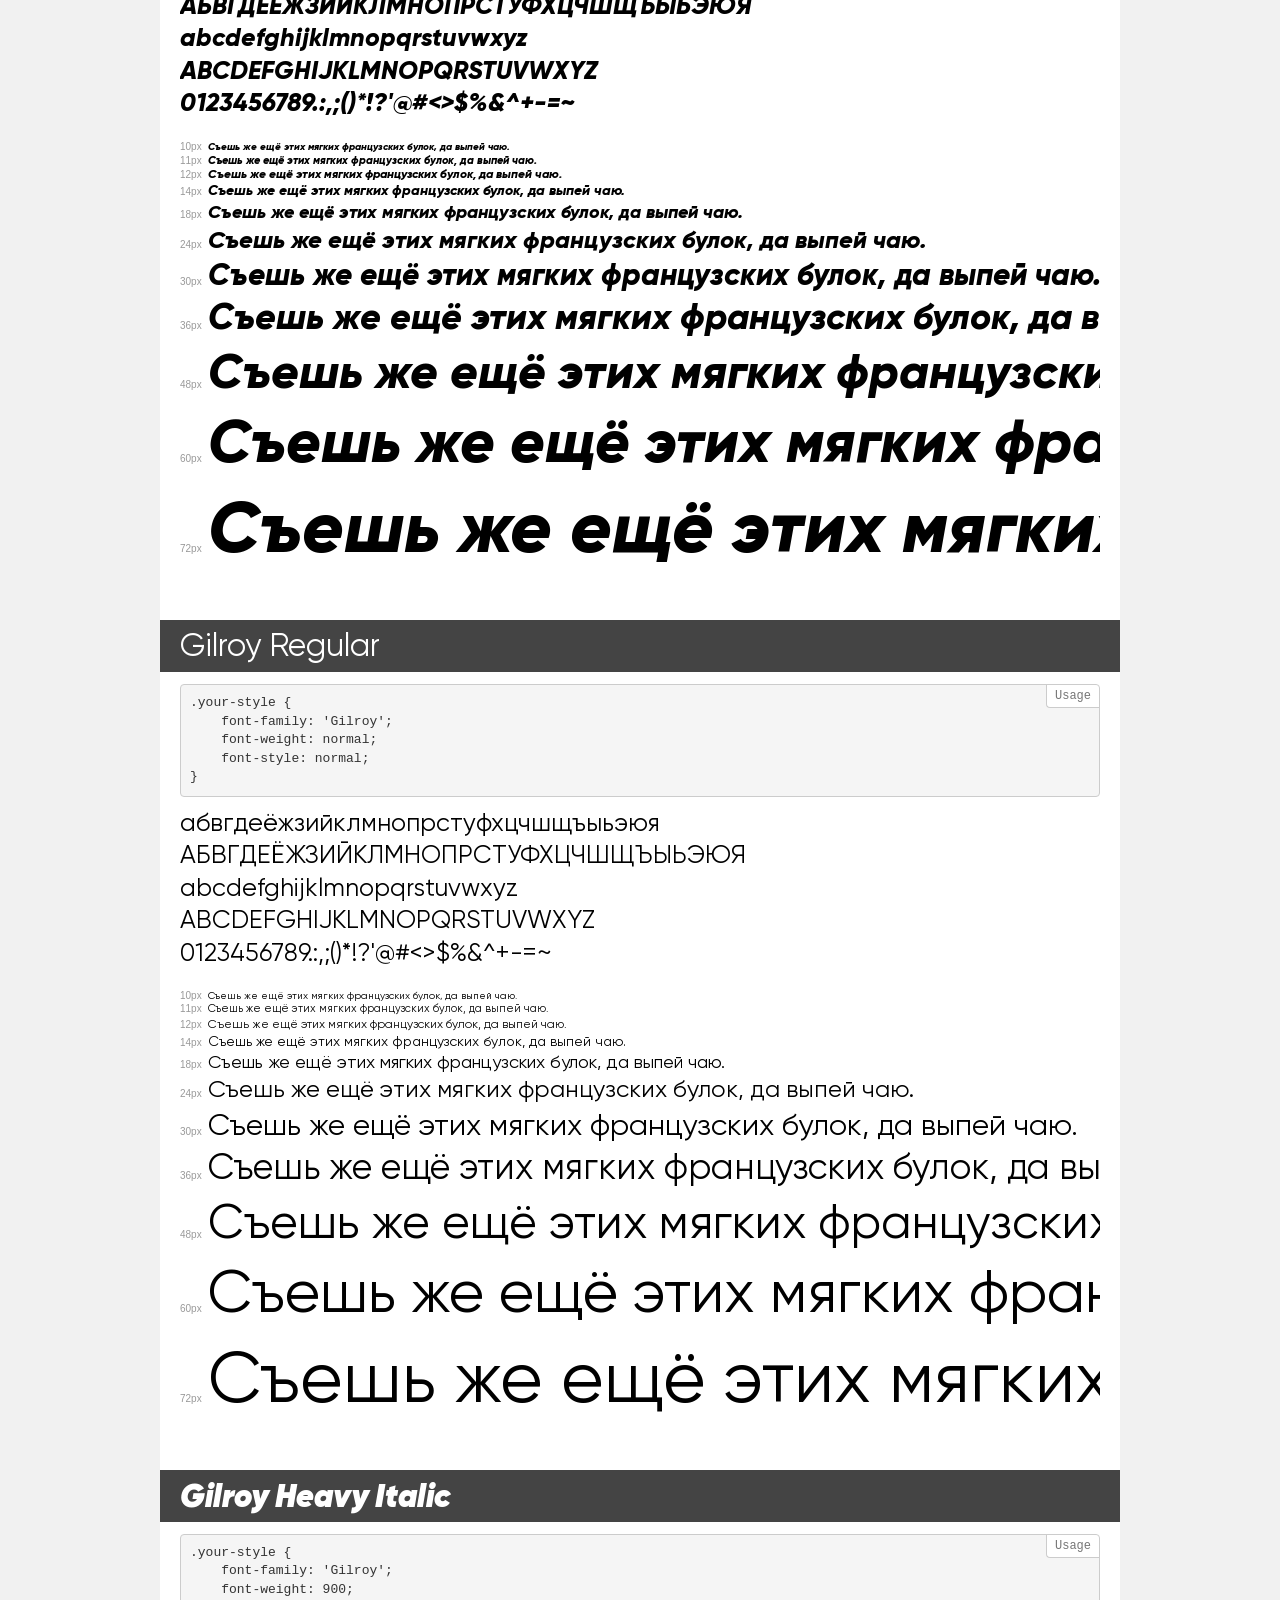
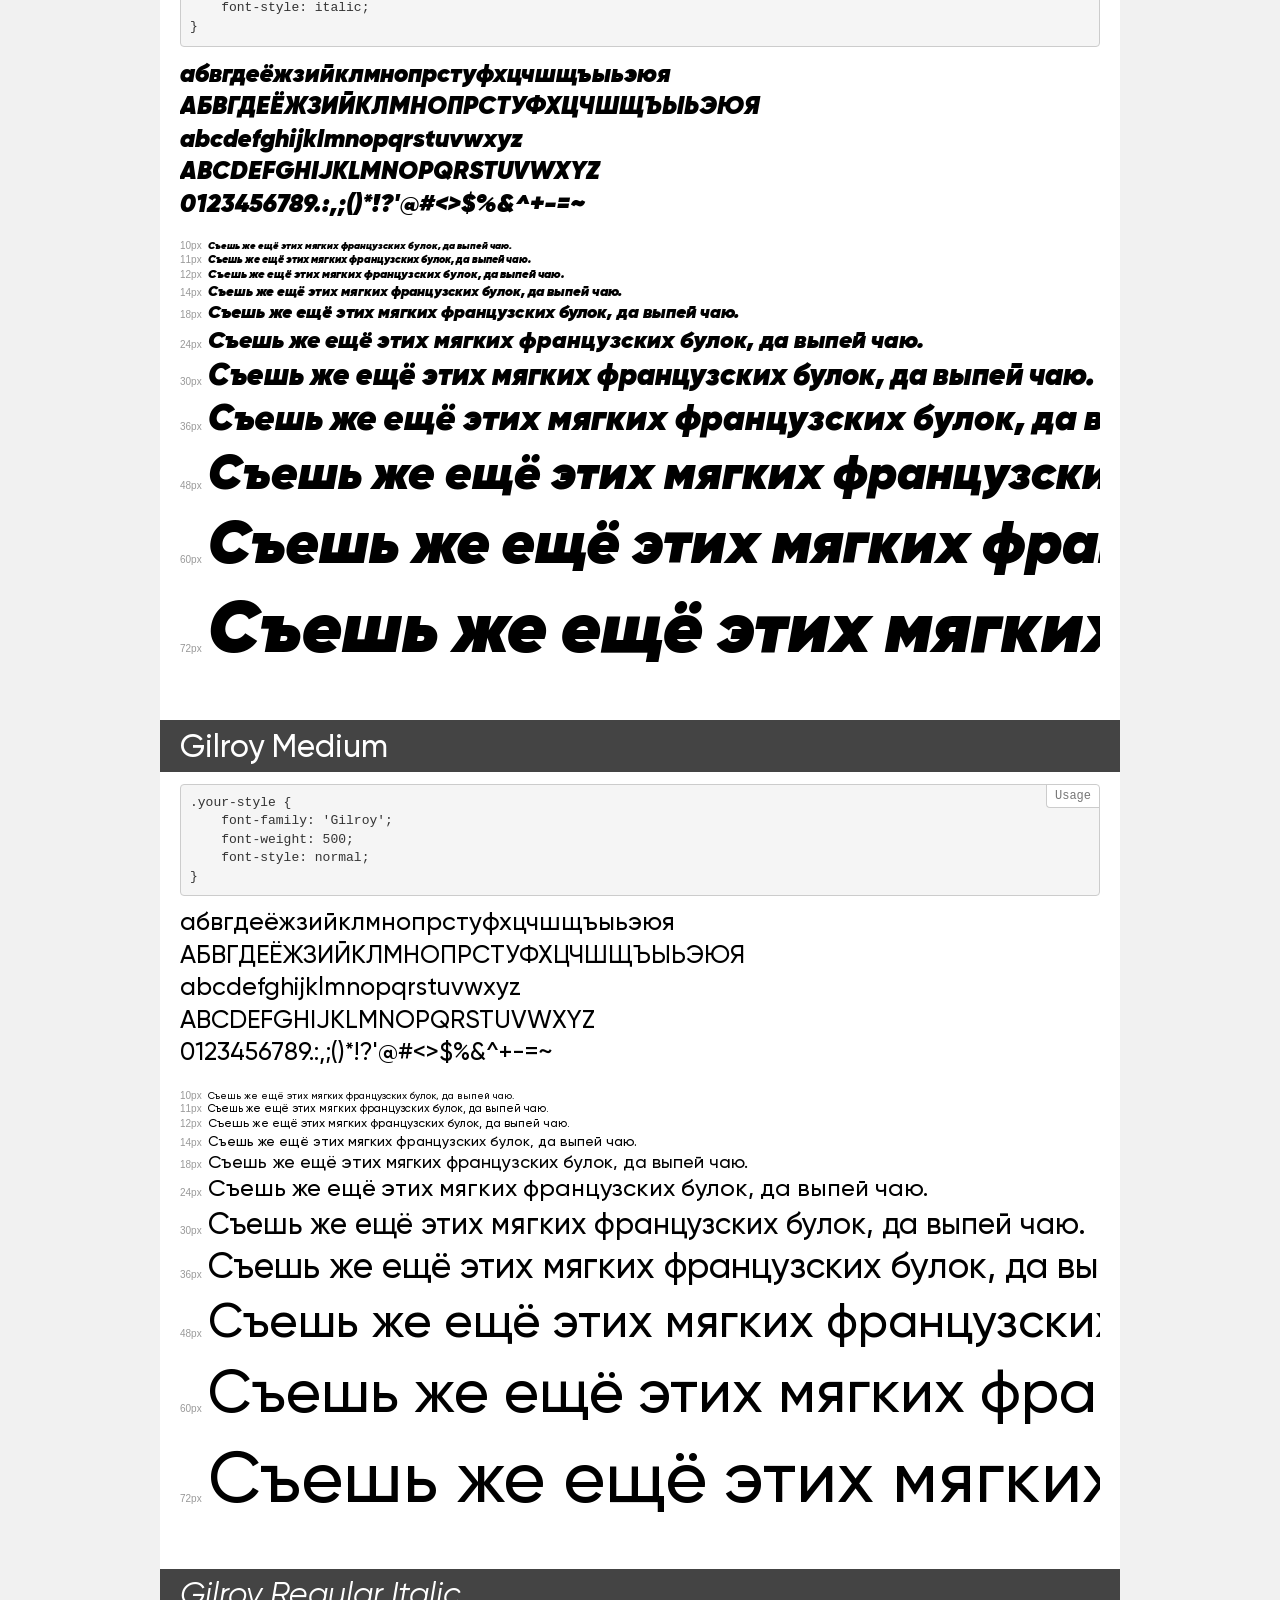
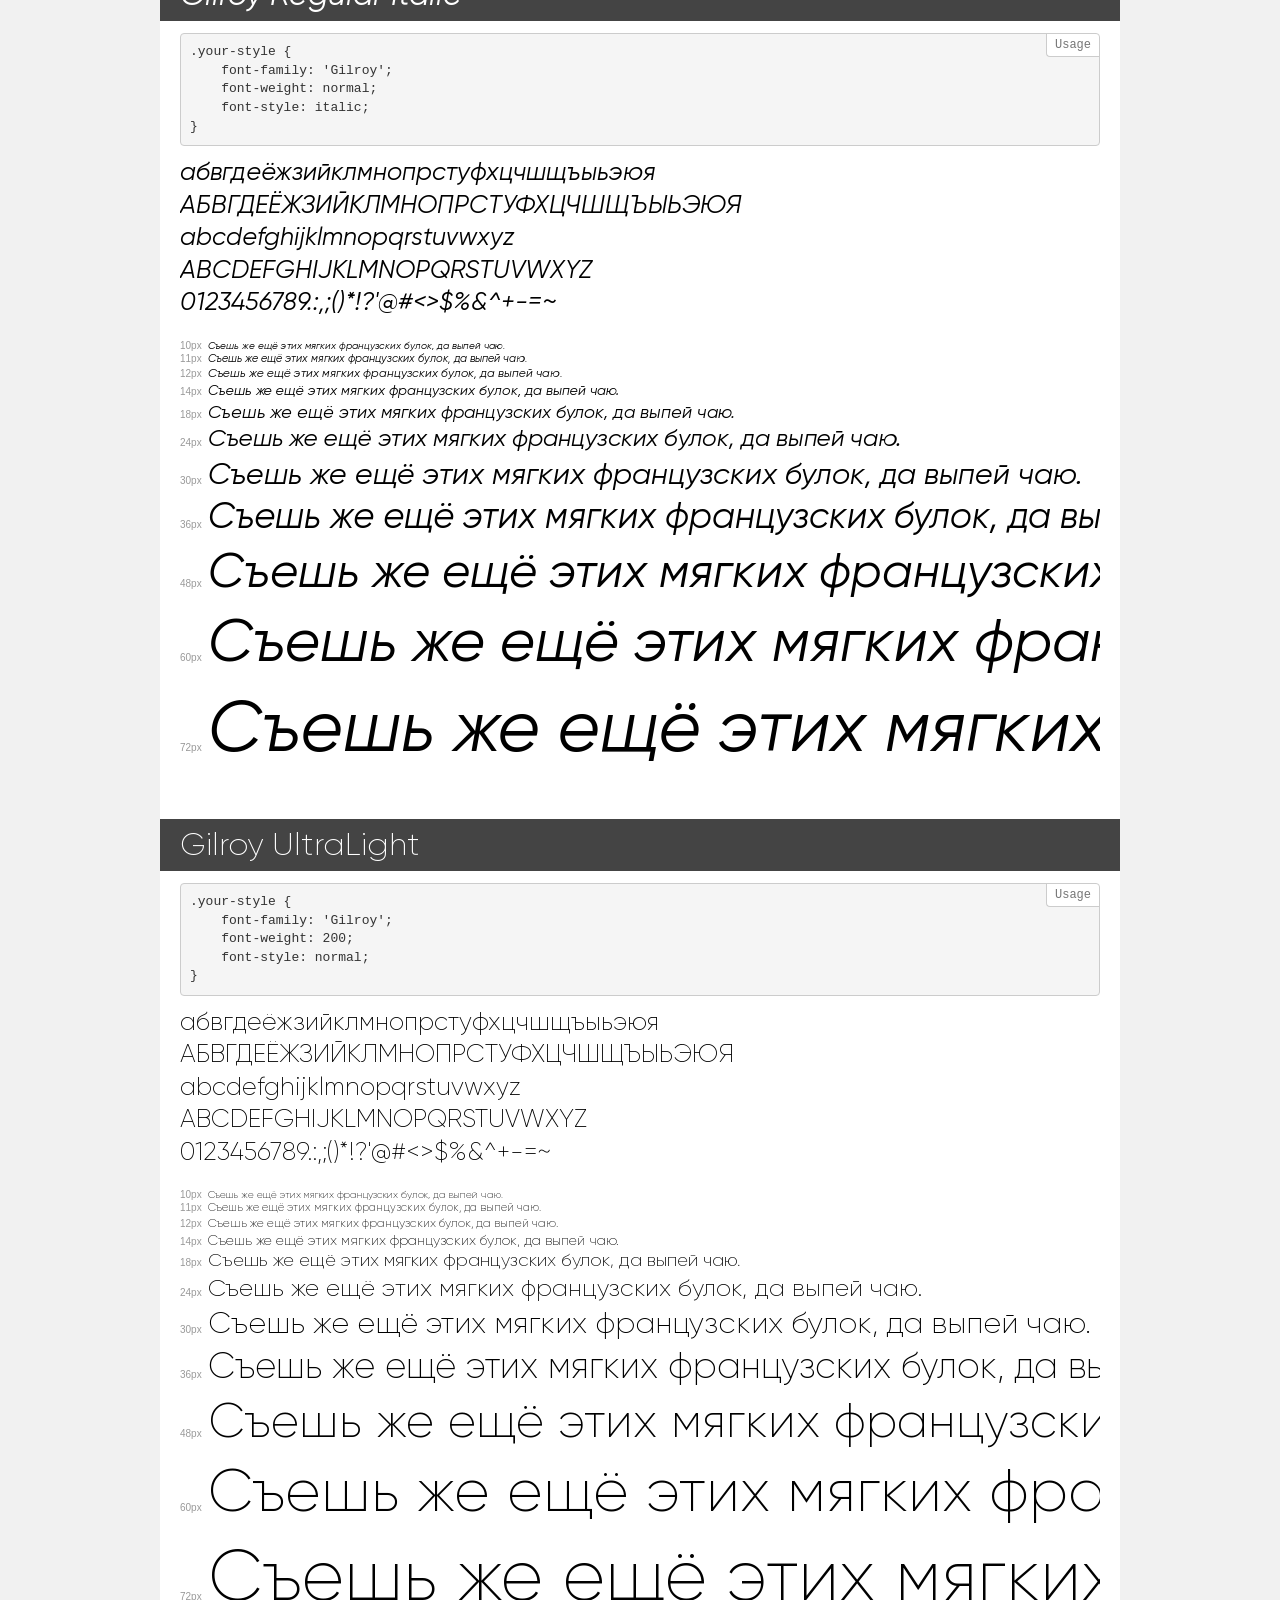
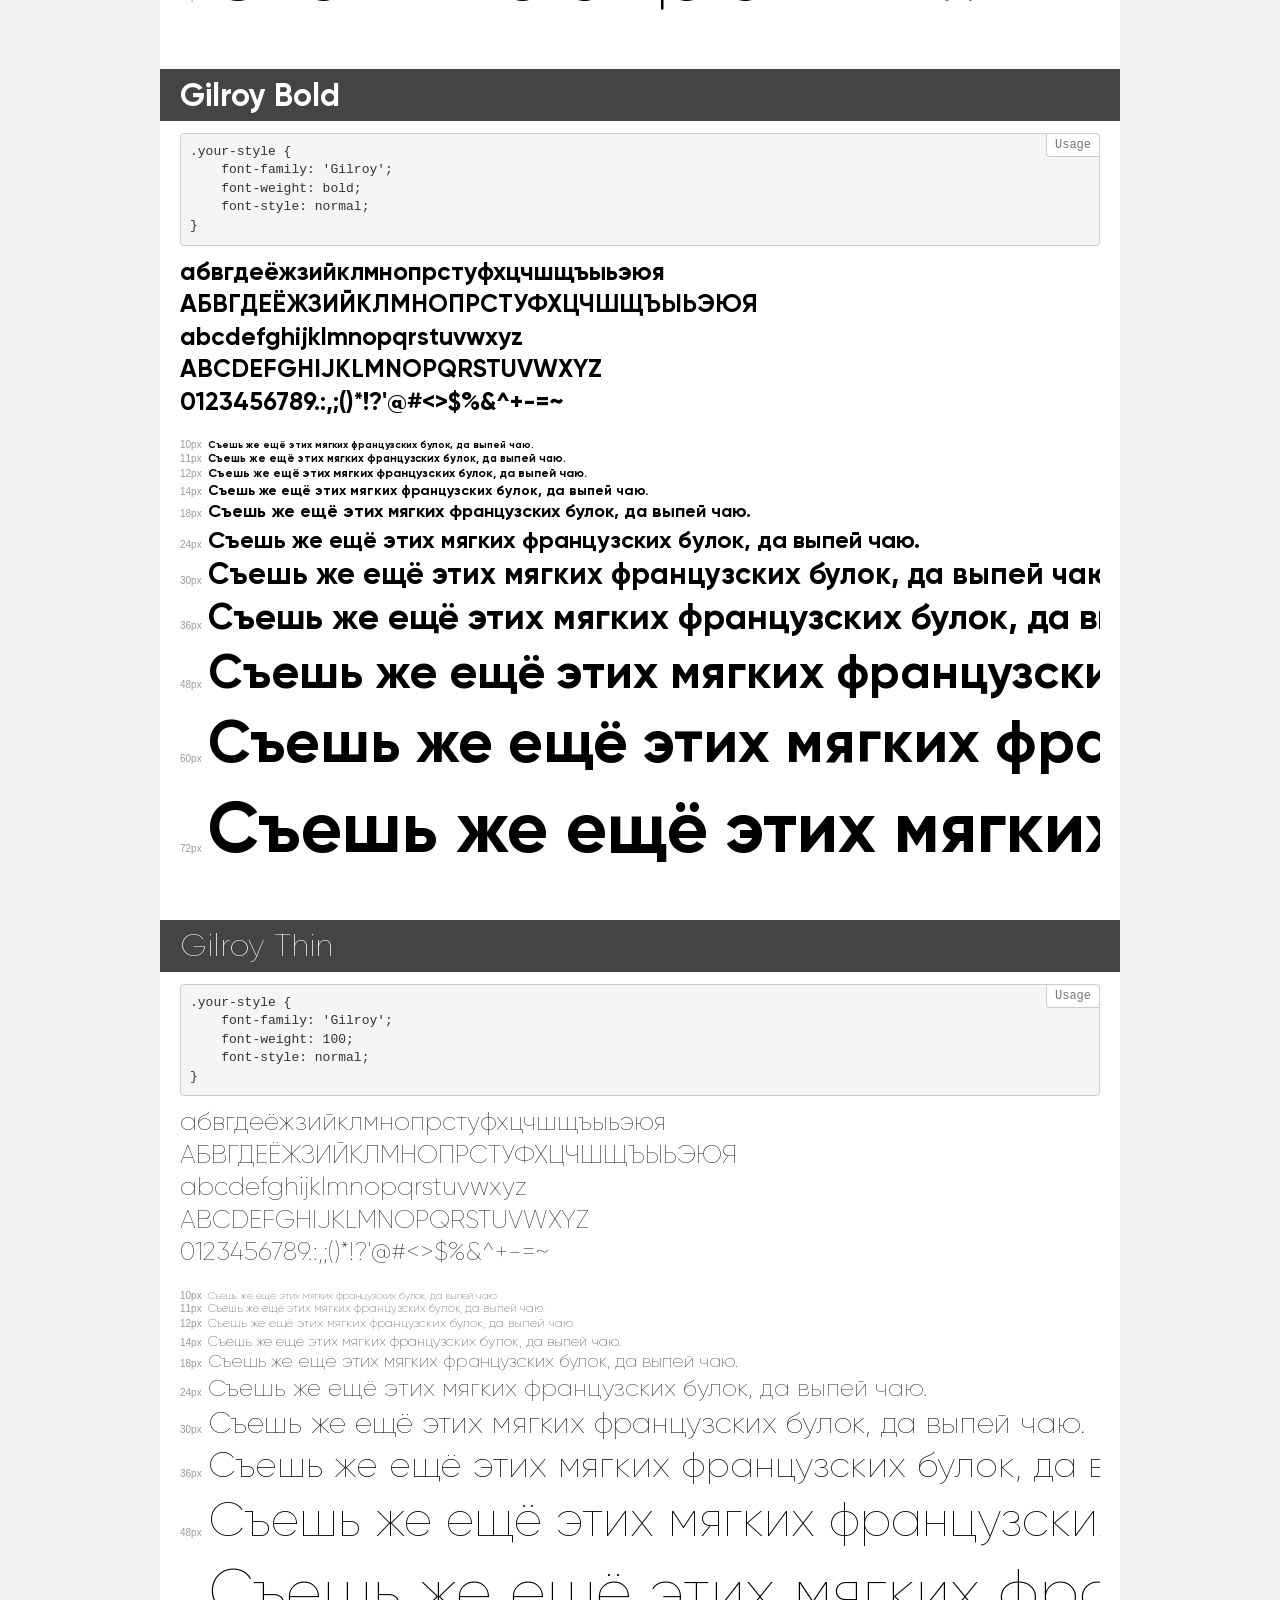
<file: Gilroy/demo.html>
<!DOCTYPE html>
<html>
<head>
    <meta charset="utf-8">
    <meta http-equiv="X-UA-Compatible" content="IE=edge">
    <meta name="viewport" content="width=device-width, initial-scale=1">
    <meta name="robots" content="noindex, noarchive">
    <meta name="format-detection" content="telephone=no">
    <title>Transfonter demo</title>
    <link href="stylesheet.css" rel="stylesheet">
    <style>
        /*
        http://meyerweb.com/eric/tools/css/reset/
        v2.0 | 20110126
        License: none (public domain)
        */
        html, body, div, span, applet, object, iframe,
        h1, h2, h3, h4, h5, h6, p, blockquote, pre,
        a, abbr, acronym, address, big, cite, code,
        del, dfn, em, img, ins, kbd, q, s, samp,
        small, strike, strong, sub, sup, tt, var,
        b, u, i, center,
        dl, dt, dd, ol, ul, li,
        fieldset, form, label, legend,
        table, caption, tbody, tfoot, thead, tr, th, td,
        article, aside, canvas, details, embed,
        figure, figcaption, footer, header, hgroup,
        menu, nav, output, ruby, section, summary,
        time, mark, audio, video {
            margin: 0;
            padding: 0;
            border: 0;
            font-size: 100%;
            font: inherit;
            vertical-align: baseline;
        }
        /* HTML5 display-role reset for older browsers */
        article, aside, details, figcaption, figure,
        footer, header, hgroup, menu, nav, section {
            display: block;
        }
        body {
            line-height: 1;
        }
        ol, ul {
            list-style: none;
        }
        blockquote, q {
            quotes: none;
        }
        blockquote:before, blockquote:after,
        q:before, q:after {
            content: '';
            content: none;
        }
        table {
            border-collapse: collapse;
            border-spacing: 0;
        }
        /* common styles */
        body {
            background: #f1f1f1;
            color: #000;
        }
        .page {
            background: #fff;
            width: 920px;
            margin: 0 auto;
            padding: 20px 20px 0 20px;
            overflow: hidden;
        }
        .font-container {
            overflow-x: auto;
            overflow-y: hidden;
            margin-bottom: 40px;
            line-height: 1.3;
            white-space: nowrap;
            padding-bottom: 5px;
        }
        h1 {
            position: relative;
            background: #444;
            font-size: 32px;
            color: #fff;
            padding: 10px 20px;
            margin: 0 -20px 12px -20px;
        }
        .letters {
            font-size: 25px;
            margin-bottom: 20px;
        }
        .s10:before {
            content: '10px';
        }
        .s11:before {
            content: '11px';
        }
        .s12:before {
            content: '12px';
        }
        .s14:before {
            content: '14px';
        }
        .s18:before {
            content: '18px';
        }
        .s24:before {
            content: '24px';
        }
        .s30:before {
            content: '30px';
        }
        .s36:before {
            content: '36px';
        }
        .s48:before {
            content: '48px';
        }
        .s60:before {
            content: '60px';
        }
        .s72:before {
            content: '72px';
        }
        .s10:before, .s11:before, .s12:before, .s14:before,
        .s18:before, .s24:before, .s30:before, .s36:before,
        .s48:before, .s60:before, .s72:before {
            font-family: Arial, sans-serif;
            font-size: 10px;
            font-weight: normal;
            font-style: normal;
            color: #999;
            padding-right: 6px;
        }
        pre {
            display: block;
            position: relative;
            padding: 9px;
            margin: 0 0 10px;
            font-family: Monaco, Menlo, Consolas, "Courier New", monospace !important;
            font-size: 13px;
            line-height: 1.428571429;
            color: #333;
            font-weight: normal !important;
            font-style: normal !important;
            background-color: #f5f5f5;
            border: 1px solid #ccc;
            overflow-x: auto;
            border-radius: 4px;
        }
        pre:after {
            display: block;
            position: absolute;
            right: 0;
            top: 0;
            content: 'Usage';
            line-height: 1;
            padding: 5px 8px;
            font-size: 12px;
            color: #767676;
            background-color: #fff;
            border: 1px solid #ccc;
            border-right: none;
            border-top: none;
            border-radius: 0 4px 0 4px;
            z-index: 10;
        }
        /* responsive */
        @media (max-width: 959px) {
            .page {
                width: auto;
                margin: 0;
            }
        }
    </style>
</head>
<body>
<div class="page">
    <div class="demo" style="font-family: 'Gilroy'; font-weight: 800; font-style: normal;">
        <h1>Gilroy ExtraBold</h1>
        <pre>.your-style {
    font-family: 'Gilroy';
    font-weight: 800;
    font-style: normal;
}</pre>
        <div class="font-container">
            <p class="letters">
                абвгдеёжзийклмнопрстуфхцчшщъыьэюя<br>
АБВГДЕЁЖЗИЙКЛМНОПРСТУФХЦЧШЩЪЫЬЭЮЯ<br>
abcdefghijklmnopqrstuvwxyz<br>
ABCDEFGHIJKLMNOPQRSTUVWXYZ<br>
                0123456789.:,;()*!?'@#<>$%&^+-=~
            </p>
            <p class="s10" style="font-size: 10px;">Съешь же ещё этих мягких французских булок, да выпей чаю.</p>
            <p class="s11" style="font-size: 11px;">Съешь же ещё этих мягких французских булок, да выпей чаю.</p>
            <p class="s12" style="font-size: 12px;">Съешь же ещё этих мягких французских булок, да выпей чаю.</p>
            <p class="s14" style="font-size: 14px;">Съешь же ещё этих мягких французских булок, да выпей чаю.</p>
            <p class="s18" style="font-size: 18px;">Съешь же ещё этих мягких французских булок, да выпей чаю.</p>
            <p class="s24" style="font-size: 24px;">Съешь же ещё этих мягких французских булок, да выпей чаю.</p>
            <p class="s30" style="font-size: 30px;">Съешь же ещё этих мягких французских булок, да выпей чаю.</p>
            <p class="s36" style="font-size: 36px;">Съешь же ещё этих мягких французских булок, да выпей чаю.</p>
            <p class="s48" style="font-size: 48px;">Съешь же ещё этих мягких французских булок, да выпей чаю.</p>
            <p class="s60" style="font-size: 60px;">Съешь же ещё этих мягких французских булок, да выпей чаю.</p>
            <p class="s72" style="font-size: 72px;">Съешь же ещё этих мягких французских булок, да выпей чаю.</p>
        </div>
    </div>
    <div class="demo" style="font-family: 'Gilroy'; font-weight: 900; font-style: normal;">
        <h1>Gilroy Heavy</h1>
        <pre>.your-style {
    font-family: 'Gilroy';
    font-weight: 900;
    font-style: normal;
}</pre>
        <div class="font-container">
            <p class="letters">
                абвгдеёжзийклмнопрстуфхцчшщъыьэюя<br>
АБВГДЕЁЖЗИЙКЛМНОПРСТУФХЦЧШЩЪЫЬЭЮЯ<br>
abcdefghijklmnopqrstuvwxyz<br>
ABCDEFGHIJKLMNOPQRSTUVWXYZ<br>
                0123456789.:,;()*!?'@#<>$%&^+-=~
            </p>
            <p class="s10" style="font-size: 10px;">Съешь же ещё этих мягких французских булок, да выпей чаю.</p>
            <p class="s11" style="font-size: 11px;">Съешь же ещё этих мягких французских булок, да выпей чаю.</p>
            <p class="s12" style="font-size: 12px;">Съешь же ещё этих мягких французских булок, да выпей чаю.</p>
            <p class="s14" style="font-size: 14px;">Съешь же ещё этих мягких французских булок, да выпей чаю.</p>
            <p class="s18" style="font-size: 18px;">Съешь же ещё этих мягких французских булок, да выпей чаю.</p>
            <p class="s24" style="font-size: 24px;">Съешь же ещё этих мягких французских булок, да выпей чаю.</p>
            <p class="s30" style="font-size: 30px;">Съешь же ещё этих мягких французских булок, да выпей чаю.</p>
            <p class="s36" style="font-size: 36px;">Съешь же ещё этих мягких французских булок, да выпей чаю.</p>
            <p class="s48" style="font-size: 48px;">Съешь же ещё этих мягких французских булок, да выпей чаю.</p>
            <p class="s60" style="font-size: 60px;">Съешь же ещё этих мягких французских булок, да выпей чаю.</p>
            <p class="s72" style="font-size: 72px;">Съешь же ещё этих мягких французских булок, да выпей чаю.</p>
        </div>
    </div>
    <div class="demo" style="font-family: 'Gilroy'; font-weight: 300; font-style: italic;">
        <h1>Gilroy Light Italic</h1>
        <pre>.your-style {
    font-family: 'Gilroy';
    font-weight: 300;
    font-style: italic;
}</pre>
        <div class="font-container">
            <p class="letters">
                абвгдеёжзийклмнопрстуфхцчшщъыьэюя<br>
АБВГДЕЁЖЗИЙКЛМНОПРСТУФХЦЧШЩЪЫЬЭЮЯ<br>
abcdefghijklmnopqrstuvwxyz<br>
ABCDEFGHIJKLMNOPQRSTUVWXYZ<br>
                0123456789.:,;()*!?'@#<>$%&^+-=~
            </p>
            <p class="s10" style="font-size: 10px;">Съешь же ещё этих мягких французских булок, да выпей чаю.</p>
            <p class="s11" style="font-size: 11px;">Съешь же ещё этих мягких французских булок, да выпей чаю.</p>
            <p class="s12" style="font-size: 12px;">Съешь же ещё этих мягких французских булок, да выпей чаю.</p>
            <p class="s14" style="font-size: 14px;">Съешь же ещё этих мягких французских булок, да выпей чаю.</p>
            <p class="s18" style="font-size: 18px;">Съешь же ещё этих мягких французских булок, да выпей чаю.</p>
            <p class="s24" style="font-size: 24px;">Съешь же ещё этих мягких французских булок, да выпей чаю.</p>
            <p class="s30" style="font-size: 30px;">Съешь же ещё этих мягких французских булок, да выпей чаю.</p>
            <p class="s36" style="font-size: 36px;">Съешь же ещё этих мягких французских булок, да выпей чаю.</p>
            <p class="s48" style="font-size: 48px;">Съешь же ещё этих мягких французских булок, да выпей чаю.</p>
            <p class="s60" style="font-size: 60px;">Съешь же ещё этих мягких французских булок, да выпей чаю.</p>
            <p class="s72" style="font-size: 72px;">Съешь же ещё этих мягких французских булок, да выпей чаю.</p>
        </div>
    </div>
    <div class="demo" style="font-family: 'Gilroy'; font-weight: 100; font-style: italic;">
        <h1>Gilroy Thin Italic</h1>
        <pre>.your-style {
    font-family: 'Gilroy';
    font-weight: 100;
    font-style: italic;
}</pre>
        <div class="font-container">
            <p class="letters">
                абвгдеёжзийклмнопрстуфхцчшщъыьэюя<br>
АБВГДЕЁЖЗИЙКЛМНОПРСТУФХЦЧШЩЪЫЬЭЮЯ<br>
abcdefghijklmnopqrstuvwxyz<br>
ABCDEFGHIJKLMNOPQRSTUVWXYZ<br>
                0123456789.:,;()*!?'@#<>$%&^+-=~
            </p>
            <p class="s10" style="font-size: 10px;">Съешь же ещё этих мягких французских булок, да выпей чаю.</p>
            <p class="s11" style="font-size: 11px;">Съешь же ещё этих мягких французских булок, да выпей чаю.</p>
            <p class="s12" style="font-size: 12px;">Съешь же ещё этих мягких французских булок, да выпей чаю.</p>
            <p class="s14" style="font-size: 14px;">Съешь же ещё этих мягких французских булок, да выпей чаю.</p>
            <p class="s18" style="font-size: 18px;">Съешь же ещё этих мягких французских булок, да выпей чаю.</p>
            <p class="s24" style="font-size: 24px;">Съешь же ещё этих мягких французских булок, да выпей чаю.</p>
            <p class="s30" style="font-size: 30px;">Съешь же ещё этих мягких французских булок, да выпей чаю.</p>
            <p class="s36" style="font-size: 36px;">Съешь же ещё этих мягких французских булок, да выпей чаю.</p>
            <p class="s48" style="font-size: 48px;">Съешь же ещё этих мягких французских булок, да выпей чаю.</p>
            <p class="s60" style="font-size: 60px;">Съешь же ещё этих мягких французских булок, да выпей чаю.</p>
            <p class="s72" style="font-size: 72px;">Съешь же ещё этих мягких французских булок, да выпей чаю.</p>
        </div>
    </div>
    <div class="demo" style="font-family: 'Gilroy'; font-weight: 900; font-style: italic;">
        <h1>Gilroy Black Italic</h1>
        <pre>.your-style {
    font-family: 'Gilroy';
    font-weight: 900;
    font-style: italic;
}</pre>
        <div class="font-container">
            <p class="letters">
                абвгдеёжзийклмнопрстуфхцчшщъыьэюя<br>
АБВГДЕЁЖЗИЙКЛМНОПРСТУФХЦЧШЩЪЫЬЭЮЯ<br>
abcdefghijklmnopqrstuvwxyz<br>
ABCDEFGHIJKLMNOPQRSTUVWXYZ<br>
                0123456789.:,;()*!?'@#<>$%&^+-=~
            </p>
            <p class="s10" style="font-size: 10px;">Съешь же ещё этих мягких французских булок, да выпей чаю.</p>
            <p class="s11" style="font-size: 11px;">Съешь же ещё этих мягких французских булок, да выпей чаю.</p>
            <p class="s12" style="font-size: 12px;">Съешь же ещё этих мягких французских булок, да выпей чаю.</p>
            <p class="s14" style="font-size: 14px;">Съешь же ещё этих мягких французских булок, да выпей чаю.</p>
            <p class="s18" style="font-size: 18px;">Съешь же ещё этих мягких французских булок, да выпей чаю.</p>
            <p class="s24" style="font-size: 24px;">Съешь же ещё этих мягких французских булок, да выпей чаю.</p>
            <p class="s30" style="font-size: 30px;">Съешь же ещё этих мягких французских булок, да выпей чаю.</p>
            <p class="s36" style="font-size: 36px;">Съешь же ещё этих мягких французских булок, да выпей чаю.</p>
            <p class="s48" style="font-size: 48px;">Съешь же ещё этих мягких французских булок, да выпей чаю.</p>
            <p class="s60" style="font-size: 60px;">Съешь же ещё этих мягких французских булок, да выпей чаю.</p>
            <p class="s72" style="font-size: 72px;">Съешь же ещё этих мягких французских булок, да выпей чаю.</p>
        </div>
    </div>
    <div class="demo" style="font-family: 'Gilroy'; font-weight: bold; font-style: italic;">
        <h1>Gilroy Bold Italic</h1>
        <pre>.your-style {
    font-family: 'Gilroy';
    font-weight: bold;
    font-style: italic;
}</pre>
        <div class="font-container">
            <p class="letters">
                абвгдеёжзийклмнопрстуфхцчшщъыьэюя<br>
АБВГДЕЁЖЗИЙКЛМНОПРСТУФХЦЧШЩЪЫЬЭЮЯ<br>
abcdefghijklmnopqrstuvwxyz<br>
ABCDEFGHIJKLMNOPQRSTUVWXYZ<br>
                0123456789.:,;()*!?'@#<>$%&^+-=~
            </p>
            <p class="s10" style="font-size: 10px;">Съешь же ещё этих мягких французских булок, да выпей чаю.</p>
            <p class="s11" style="font-size: 11px;">Съешь же ещё этих мягких французских булок, да выпей чаю.</p>
            <p class="s12" style="font-size: 12px;">Съешь же ещё этих мягких французских булок, да выпей чаю.</p>
            <p class="s14" style="font-size: 14px;">Съешь же ещё этих мягких французских булок, да выпей чаю.</p>
            <p class="s18" style="font-size: 18px;">Съешь же ещё этих мягких французских булок, да выпей чаю.</p>
            <p class="s24" style="font-size: 24px;">Съешь же ещё этих мягких французских булок, да выпей чаю.</p>
            <p class="s30" style="font-size: 30px;">Съешь же ещё этих мягких французских булок, да выпей чаю.</p>
            <p class="s36" style="font-size: 36px;">Съешь же ещё этих мягких французских булок, да выпей чаю.</p>
            <p class="s48" style="font-size: 48px;">Съешь же ещё этих мягких французских булок, да выпей чаю.</p>
            <p class="s60" style="font-size: 60px;">Съешь же ещё этих мягких французских булок, да выпей чаю.</p>
            <p class="s72" style="font-size: 72px;">Съешь же ещё этих мягких французских булок, да выпей чаю.</p>
        </div>
    </div>
    <div class="demo" style="font-family: 'Gilroy'; font-weight: 600; font-style: normal;">
        <h1>Gilroy SemiBold</h1>
        <pre>.your-style {
    font-family: 'Gilroy';
    font-weight: 600;
    font-style: normal;
}</pre>
        <div class="font-container">
            <p class="letters">
                абвгдеёжзийклмнопрстуфхцчшщъыьэюя<br>
АБВГДЕЁЖЗИЙКЛМНОПРСТУФХЦЧШЩЪЫЬЭЮЯ<br>
abcdefghijklmnopqrstuvwxyz<br>
ABCDEFGHIJKLMNOPQRSTUVWXYZ<br>
                0123456789.:,;()*!?'@#<>$%&^+-=~
            </p>
            <p class="s10" style="font-size: 10px;">Съешь же ещё этих мягких французских булок, да выпей чаю.</p>
            <p class="s11" style="font-size: 11px;">Съешь же ещё этих мягких французских булок, да выпей чаю.</p>
            <p class="s12" style="font-size: 12px;">Съешь же ещё этих мягких французских булок, да выпей чаю.</p>
            <p class="s14" style="font-size: 14px;">Съешь же ещё этих мягких французских булок, да выпей чаю.</p>
            <p class="s18" style="font-size: 18px;">Съешь же ещё этих мягких французских булок, да выпей чаю.</p>
            <p class="s24" style="font-size: 24px;">Съешь же ещё этих мягких французских булок, да выпей чаю.</p>
            <p class="s30" style="font-size: 30px;">Съешь же ещё этих мягких французских булок, да выпей чаю.</p>
            <p class="s36" style="font-size: 36px;">Съешь же ещё этих мягких французских булок, да выпей чаю.</p>
            <p class="s48" style="font-size: 48px;">Съешь же ещё этих мягких французских булок, да выпей чаю.</p>
            <p class="s60" style="font-size: 60px;">Съешь же ещё этих мягких французских булок, да выпей чаю.</p>
            <p class="s72" style="font-size: 72px;">Съешь же ещё этих мягких французских булок, да выпей чаю.</p>
        </div>
    </div>
    <div class="demo" style="font-family: 'Gilroy'; font-weight: 200; font-style: italic;">
        <h1>Gilroy UltraLight Italic</h1>
        <pre>.your-style {
    font-family: 'Gilroy';
    font-weight: 200;
    font-style: italic;
}</pre>
        <div class="font-container">
            <p class="letters">
                абвгдеёжзийклмнопрстуфхцчшщъыьэюя<br>
АБВГДЕЁЖЗИЙКЛМНОПРСТУФХЦЧШЩЪЫЬЭЮЯ<br>
abcdefghijklmnopqrstuvwxyz<br>
ABCDEFGHIJKLMNOPQRSTUVWXYZ<br>
                0123456789.:,;()*!?'@#<>$%&^+-=~
            </p>
            <p class="s10" style="font-size: 10px;">Съешь же ещё этих мягких французских булок, да выпей чаю.</p>
            <p class="s11" style="font-size: 11px;">Съешь же ещё этих мягких французских булок, да выпей чаю.</p>
            <p class="s12" style="font-size: 12px;">Съешь же ещё этих мягких французских булок, да выпей чаю.</p>
            <p class="s14" style="font-size: 14px;">Съешь же ещё этих мягких французских булок, да выпей чаю.</p>
            <p class="s18" style="font-size: 18px;">Съешь же ещё этих мягких французских булок, да выпей чаю.</p>
            <p class="s24" style="font-size: 24px;">Съешь же ещё этих мягких французских булок, да выпей чаю.</p>
            <p class="s30" style="font-size: 30px;">Съешь же ещё этих мягких французских булок, да выпей чаю.</p>
            <p class="s36" style="font-size: 36px;">Съешь же ещё этих мягких французских булок, да выпей чаю.</p>
            <p class="s48" style="font-size: 48px;">Съешь же ещё этих мягких французских булок, да выпей чаю.</p>
            <p class="s60" style="font-size: 60px;">Съешь же ещё этих мягких французских булок, да выпей чаю.</p>
            <p class="s72" style="font-size: 72px;">Съешь же ещё этих мягких французских булок, да выпей чаю.</p>
        </div>
    </div>
    <div class="demo" style="font-family: 'Gilroy'; font-weight: 600; font-style: italic;">
        <h1>Gilroy SemiBold Italic</h1>
        <pre>.your-style {
    font-family: 'Gilroy';
    font-weight: 600;
    font-style: italic;
}</pre>
        <div class="font-container">
            <p class="letters">
                абвгдеёжзийклмнопрстуфхцчшщъыьэюя<br>
АБВГДЕЁЖЗИЙКЛМНОПРСТУФХЦЧШЩЪЫЬЭЮЯ<br>
abcdefghijklmnopqrstuvwxyz<br>
ABCDEFGHIJKLMNOPQRSTUVWXYZ<br>
                0123456789.:,;()*!?'@#<>$%&^+-=~
            </p>
            <p class="s10" style="font-size: 10px;">Съешь же ещё этих мягких французских булок, да выпей чаю.</p>
            <p class="s11" style="font-size: 11px;">Съешь же ещё этих мягких французских булок, да выпей чаю.</p>
            <p class="s12" style="font-size: 12px;">Съешь же ещё этих мягких французских булок, да выпей чаю.</p>
            <p class="s14" style="font-size: 14px;">Съешь же ещё этих мягких французских булок, да выпей чаю.</p>
            <p class="s18" style="font-size: 18px;">Съешь же ещё этих мягких французских булок, да выпей чаю.</p>
            <p class="s24" style="font-size: 24px;">Съешь же ещё этих мягких французских булок, да выпей чаю.</p>
            <p class="s30" style="font-size: 30px;">Съешь же ещё этих мягких французских булок, да выпей чаю.</p>
            <p class="s36" style="font-size: 36px;">Съешь же ещё этих мягких французских булок, да выпей чаю.</p>
            <p class="s48" style="font-size: 48px;">Съешь же ещё этих мягких французских булок, да выпей чаю.</p>
            <p class="s60" style="font-size: 60px;">Съешь же ещё этих мягких французских булок, да выпей чаю.</p>
            <p class="s72" style="font-size: 72px;">Съешь же ещё этих мягких французских булок, да выпей чаю.</p>
        </div>
    </div>
    <div class="demo" style="font-family: 'Gilroy'; font-weight: 300; font-style: normal;">
        <h1>Gilroy Light</h1>
        <pre>.your-style {
    font-family: 'Gilroy';
    font-weight: 300;
    font-style: normal;
}</pre>
        <div class="font-container">
            <p class="letters">
                абвгдеёжзийклмнопрстуфхцчшщъыьэюя<br>
АБВГДЕЁЖЗИЙКЛМНОПРСТУФХЦЧШЩЪЫЬЭЮЯ<br>
abcdefghijklmnopqrstuvwxyz<br>
ABCDEFGHIJKLMNOPQRSTUVWXYZ<br>
                0123456789.:,;()*!?'@#<>$%&^+-=~
            </p>
            <p class="s10" style="font-size: 10px;">Съешь же ещё этих мягких французских булок, да выпей чаю.</p>
            <p class="s11" style="font-size: 11px;">Съешь же ещё этих мягких французских булок, да выпей чаю.</p>
            <p class="s12" style="font-size: 12px;">Съешь же ещё этих мягких французских булок, да выпей чаю.</p>
            <p class="s14" style="font-size: 14px;">Съешь же ещё этих мягких французских булок, да выпей чаю.</p>
            <p class="s18" style="font-size: 18px;">Съешь же ещё этих мягких французских булок, да выпей чаю.</p>
            <p class="s24" style="font-size: 24px;">Съешь же ещё этих мягких французских булок, да выпей чаю.</p>
            <p class="s30" style="font-size: 30px;">Съешь же ещё этих мягких французских булок, да выпей чаю.</p>
            <p class="s36" style="font-size: 36px;">Съешь же ещё этих мягких французских булок, да выпей чаю.</p>
            <p class="s48" style="font-size: 48px;">Съешь же ещё этих мягких французских булок, да выпей чаю.</p>
            <p class="s60" style="font-size: 60px;">Съешь же ещё этих мягких французских булок, да выпей чаю.</p>
            <p class="s72" style="font-size: 72px;">Съешь же ещё этих мягких французских булок, да выпей чаю.</p>
        </div>
    </div>
    <div class="demo" style="font-family: 'Gilroy'; font-weight: 500; font-style: italic;">
        <h1>Gilroy Medium Italic</h1>
        <pre>.your-style {
    font-family: 'Gilroy';
    font-weight: 500;
    font-style: italic;
}</pre>
        <div class="font-container">
            <p class="letters">
                абвгдеёжзийклмнопрстуфхцчшщъыьэюя<br>
АБВГДЕЁЖЗИЙКЛМНОПРСТУФХЦЧШЩЪЫЬЭЮЯ<br>
abcdefghijklmnopqrstuvwxyz<br>
ABCDEFGHIJKLMNOPQRSTUVWXYZ<br>
                0123456789.:,;()*!?'@#<>$%&^+-=~
            </p>
            <p class="s10" style="font-size: 10px;">Съешь же ещё этих мягких французских булок, да выпей чаю.</p>
            <p class="s11" style="font-size: 11px;">Съешь же ещё этих мягких французских булок, да выпей чаю.</p>
            <p class="s12" style="font-size: 12px;">Съешь же ещё этих мягких французских булок, да выпей чаю.</p>
            <p class="s14" style="font-size: 14px;">Съешь же ещё этих мягких французских булок, да выпей чаю.</p>
            <p class="s18" style="font-size: 18px;">Съешь же ещё этих мягких французских булок, да выпей чаю.</p>
            <p class="s24" style="font-size: 24px;">Съешь же ещё этих мягких французских булок, да выпей чаю.</p>
            <p class="s30" style="font-size: 30px;">Съешь же ещё этих мягких французских булок, да выпей чаю.</p>
            <p class="s36" style="font-size: 36px;">Съешь же ещё этих мягких французских булок, да выпей чаю.</p>
            <p class="s48" style="font-size: 48px;">Съешь же ещё этих мягких французских булок, да выпей чаю.</p>
            <p class="s60" style="font-size: 60px;">Съешь же ещё этих мягких французских булок, да выпей чаю.</p>
            <p class="s72" style="font-size: 72px;">Съешь же ещё этих мягких французских булок, да выпей чаю.</p>
        </div>
    </div>
    <div class="demo" style="font-family: 'Gilroy'; font-weight: 800; font-style: italic;">
        <h1>Gilroy ExtraBold Italic</h1>
        <pre>.your-style {
    font-family: 'Gilroy';
    font-weight: 800;
    font-style: italic;
}</pre>
        <div class="font-container">
            <p class="letters">
                абвгдеёжзийклмнопрстуфхцчшщъыьэюя<br>
АБВГДЕЁЖЗИЙКЛМНОПРСТУФХЦЧШЩЪЫЬЭЮЯ<br>
abcdefghijklmnopqrstuvwxyz<br>
ABCDEFGHIJKLMNOPQRSTUVWXYZ<br>
                0123456789.:,;()*!?'@#<>$%&^+-=~
            </p>
            <p class="s10" style="font-size: 10px;">Съешь же ещё этих мягких французских булок, да выпей чаю.</p>
            <p class="s11" style="font-size: 11px;">Съешь же ещё этих мягких французских булок, да выпей чаю.</p>
            <p class="s12" style="font-size: 12px;">Съешь же ещё этих мягких французских булок, да выпей чаю.</p>
            <p class="s14" style="font-size: 14px;">Съешь же ещё этих мягких французских булок, да выпей чаю.</p>
            <p class="s18" style="font-size: 18px;">Съешь же ещё этих мягких французских булок, да выпей чаю.</p>
            <p class="s24" style="font-size: 24px;">Съешь же ещё этих мягких французских булок, да выпей чаю.</p>
            <p class="s30" style="font-size: 30px;">Съешь же ещё этих мягких французских булок, да выпей чаю.</p>
            <p class="s36" style="font-size: 36px;">Съешь же ещё этих мягких французских булок, да выпей чаю.</p>
            <p class="s48" style="font-size: 48px;">Съешь же ещё этих мягких французских булок, да выпей чаю.</p>
            <p class="s60" style="font-size: 60px;">Съешь же ещё этих мягких французских булок, да выпей чаю.</p>
            <p class="s72" style="font-size: 72px;">Съешь же ещё этих мягких французских булок, да выпей чаю.</p>
        </div>
    </div>
    <div class="demo" style="font-family: 'Gilroy'; font-weight: normal; font-style: normal;">
        <h1>Gilroy Regular</h1>
        <pre>.your-style {
    font-family: 'Gilroy';
    font-weight: normal;
    font-style: normal;
}</pre>
        <div class="font-container">
            <p class="letters">
                абвгдеёжзийклмнопрстуфхцчшщъыьэюя<br>
АБВГДЕЁЖЗИЙКЛМНОПРСТУФХЦЧШЩЪЫЬЭЮЯ<br>
abcdefghijklmnopqrstuvwxyz<br>
ABCDEFGHIJKLMNOPQRSTUVWXYZ<br>
                0123456789.:,;()*!?'@#<>$%&^+-=~
            </p>
            <p class="s10" style="font-size: 10px;">Съешь же ещё этих мягких французских булок, да выпей чаю.</p>
            <p class="s11" style="font-size: 11px;">Съешь же ещё этих мягких французских булок, да выпей чаю.</p>
            <p class="s12" style="font-size: 12px;">Съешь же ещё этих мягких французских булок, да выпей чаю.</p>
            <p class="s14" style="font-size: 14px;">Съешь же ещё этих мягких французских булок, да выпей чаю.</p>
            <p class="s18" style="font-size: 18px;">Съешь же ещё этих мягких французских булок, да выпей чаю.</p>
            <p class="s24" style="font-size: 24px;">Съешь же ещё этих мягких французских булок, да выпей чаю.</p>
            <p class="s30" style="font-size: 30px;">Съешь же ещё этих мягких французских булок, да выпей чаю.</p>
            <p class="s36" style="font-size: 36px;">Съешь же ещё этих мягких французских булок, да выпей чаю.</p>
            <p class="s48" style="font-size: 48px;">Съешь же ещё этих мягких французских булок, да выпей чаю.</p>
            <p class="s60" style="font-size: 60px;">Съешь же ещё этих мягких французских булок, да выпей чаю.</p>
            <p class="s72" style="font-size: 72px;">Съешь же ещё этих мягких французских булок, да выпей чаю.</p>
        </div>
    </div>
    <div class="demo" style="font-family: 'Gilroy'; font-weight: 900; font-style: italic;">
        <h1>Gilroy Heavy Italic</h1>
        <pre>.your-style {
    font-family: 'Gilroy';
    font-weight: 900;
    font-style: italic;
}</pre>
        <div class="font-container">
            <p class="letters">
                абвгдеёжзийклмнопрстуфхцчшщъыьэюя<br>
АБВГДЕЁЖЗИЙКЛМНОПРСТУФХЦЧШЩЪЫЬЭЮЯ<br>
abcdefghijklmnopqrstuvwxyz<br>
ABCDEFGHIJKLMNOPQRSTUVWXYZ<br>
                0123456789.:,;()*!?'@#<>$%&^+-=~
            </p>
            <p class="s10" style="font-size: 10px;">Съешь же ещё этих мягких французских булок, да выпей чаю.</p>
            <p class="s11" style="font-size: 11px;">Съешь же ещё этих мягких французских булок, да выпей чаю.</p>
            <p class="s12" style="font-size: 12px;">Съешь же ещё этих мягких французских булок, да выпей чаю.</p>
            <p class="s14" style="font-size: 14px;">Съешь же ещё этих мягких французских булок, да выпей чаю.</p>
            <p class="s18" style="font-size: 18px;">Съешь же ещё этих мягких французских булок, да выпей чаю.</p>
            <p class="s24" style="font-size: 24px;">Съешь же ещё этих мягких французских булок, да выпей чаю.</p>
            <p class="s30" style="font-size: 30px;">Съешь же ещё этих мягких французских булок, да выпей чаю.</p>
            <p class="s36" style="font-size: 36px;">Съешь же ещё этих мягких французских булок, да выпей чаю.</p>
            <p class="s48" style="font-size: 48px;">Съешь же ещё этих мягких французских булок, да выпей чаю.</p>
            <p class="s60" style="font-size: 60px;">Съешь же ещё этих мягких французских булок, да выпей чаю.</p>
            <p class="s72" style="font-size: 72px;">Съешь же ещё этих мягких французских булок, да выпей чаю.</p>
        </div>
    </div>
    <div class="demo" style="font-family: 'Gilroy'; font-weight: 500; font-style: normal;">
        <h1>Gilroy Medium</h1>
        <pre>.your-style {
    font-family: 'Gilroy';
    font-weight: 500;
    font-style: normal;
}</pre>
        <div class="font-container">
            <p class="letters">
                абвгдеёжзийклмнопрстуфхцчшщъыьэюя<br>
АБВГДЕЁЖЗИЙКЛМНОПРСТУФХЦЧШЩЪЫЬЭЮЯ<br>
abcdefghijklmnopqrstuvwxyz<br>
ABCDEFGHIJKLMNOPQRSTUVWXYZ<br>
                0123456789.:,;()*!?'@#<>$%&^+-=~
            </p>
            <p class="s10" style="font-size: 10px;">Съешь же ещё этих мягких французских булок, да выпей чаю.</p>
            <p class="s11" style="font-size: 11px;">Съешь же ещё этих мягких французских булок, да выпей чаю.</p>
            <p class="s12" style="font-size: 12px;">Съешь же ещё этих мягких французских булок, да выпей чаю.</p>
            <p class="s14" style="font-size: 14px;">Съешь же ещё этих мягких французских булок, да выпей чаю.</p>
            <p class="s18" style="font-size: 18px;">Съешь же ещё этих мягких французских булок, да выпей чаю.</p>
            <p class="s24" style="font-size: 24px;">Съешь же ещё этих мягких французских булок, да выпей чаю.</p>
            <p class="s30" style="font-size: 30px;">Съешь же ещё этих мягких французских булок, да выпей чаю.</p>
            <p class="s36" style="font-size: 36px;">Съешь же ещё этих мягких французских булок, да выпей чаю.</p>
            <p class="s48" style="font-size: 48px;">Съешь же ещё этих мягких французских булок, да выпей чаю.</p>
            <p class="s60" style="font-size: 60px;">Съешь же ещё этих мягких французских булок, да выпей чаю.</p>
            <p class="s72" style="font-size: 72px;">Съешь же ещё этих мягких французских булок, да выпей чаю.</p>
        </div>
    </div>
    <div class="demo" style="font-family: 'Gilroy'; font-weight: normal; font-style: italic;">
        <h1>Gilroy Regular Italic</h1>
        <pre>.your-style {
    font-family: 'Gilroy';
    font-weight: normal;
    font-style: italic;
}</pre>
        <div class="font-container">
            <p class="letters">
                абвгдеёжзийклмнопрстуфхцчшщъыьэюя<br>
АБВГДЕЁЖЗИЙКЛМНОПРСТУФХЦЧШЩЪЫЬЭЮЯ<br>
abcdefghijklmnopqrstuvwxyz<br>
ABCDEFGHIJKLMNOPQRSTUVWXYZ<br>
                0123456789.:,;()*!?'@#<>$%&^+-=~
            </p>
            <p class="s10" style="font-size: 10px;">Съешь же ещё этих мягких французских булок, да выпей чаю.</p>
            <p class="s11" style="font-size: 11px;">Съешь же ещё этих мягких французских булок, да выпей чаю.</p>
            <p class="s12" style="font-size: 12px;">Съешь же ещё этих мягких французских булок, да выпей чаю.</p>
            <p class="s14" style="font-size: 14px;">Съешь же ещё этих мягких французских булок, да выпей чаю.</p>
            <p class="s18" style="font-size: 18px;">Съешь же ещё этих мягких французских булок, да выпей чаю.</p>
            <p class="s24" style="font-size: 24px;">Съешь же ещё этих мягких французских булок, да выпей чаю.</p>
            <p class="s30" style="font-size: 30px;">Съешь же ещё этих мягких французских булок, да выпей чаю.</p>
            <p class="s36" style="font-size: 36px;">Съешь же ещё этих мягких французских булок, да выпей чаю.</p>
            <p class="s48" style="font-size: 48px;">Съешь же ещё этих мягких французских булок, да выпей чаю.</p>
            <p class="s60" style="font-size: 60px;">Съешь же ещё этих мягких французских булок, да выпей чаю.</p>
            <p class="s72" style="font-size: 72px;">Съешь же ещё этих мягких французских булок, да выпей чаю.</p>
        </div>
    </div>
    <div class="demo" style="font-family: 'Gilroy'; font-weight: 200; font-style: normal;">
        <h1>Gilroy UltraLight</h1>
        <pre>.your-style {
    font-family: 'Gilroy';
    font-weight: 200;
    font-style: normal;
}</pre>
        <div class="font-container">
            <p class="letters">
                абвгдеёжзийклмнопрстуфхцчшщъыьэюя<br>
АБВГДЕЁЖЗИЙКЛМНОПРСТУФХЦЧШЩЪЫЬЭЮЯ<br>
abcdefghijklmnopqrstuvwxyz<br>
ABCDEFGHIJKLMNOPQRSTUVWXYZ<br>
                0123456789.:,;()*!?'@#<>$%&^+-=~
            </p>
            <p class="s10" style="font-size: 10px;">Съешь же ещё этих мягких французских булок, да выпей чаю.</p>
            <p class="s11" style="font-size: 11px;">Съешь же ещё этих мягких французских булок, да выпей чаю.</p>
            <p class="s12" style="font-size: 12px;">Съешь же ещё этих мягких французских булок, да выпей чаю.</p>
            <p class="s14" style="font-size: 14px;">Съешь же ещё этих мягких французских булок, да выпей чаю.</p>
            <p class="s18" style="font-size: 18px;">Съешь же ещё этих мягких французских булок, да выпей чаю.</p>
            <p class="s24" style="font-size: 24px;">Съешь же ещё этих мягких французских булок, да выпей чаю.</p>
            <p class="s30" style="font-size: 30px;">Съешь же ещё этих мягких французских булок, да выпей чаю.</p>
            <p class="s36" style="font-size: 36px;">Съешь же ещё этих мягких французских булок, да выпей чаю.</p>
            <p class="s48" style="font-size: 48px;">Съешь же ещё этих мягких французских булок, да выпей чаю.</p>
            <p class="s60" style="font-size: 60px;">Съешь же ещё этих мягких французских булок, да выпей чаю.</p>
            <p class="s72" style="font-size: 72px;">Съешь же ещё этих мягких французских булок, да выпей чаю.</p>
        </div>
    </div>
    <div class="demo" style="font-family: 'Gilroy'; font-weight: bold; font-style: normal;">
        <h1>Gilroy Bold</h1>
        <pre>.your-style {
    font-family: 'Gilroy';
    font-weight: bold;
    font-style: normal;
}</pre>
        <div class="font-container">
            <p class="letters">
                абвгдеёжзийклмнопрстуфхцчшщъыьэюя<br>
АБВГДЕЁЖЗИЙКЛМНОПРСТУФХЦЧШЩЪЫЬЭЮЯ<br>
abcdefghijklmnopqrstuvwxyz<br>
ABCDEFGHIJKLMNOPQRSTUVWXYZ<br>
                0123456789.:,;()*!?'@#<>$%&^+-=~
            </p>
            <p class="s10" style="font-size: 10px;">Съешь же ещё этих мягких французских булок, да выпей чаю.</p>
            <p class="s11" style="font-size: 11px;">Съешь же ещё этих мягких французских булок, да выпей чаю.</p>
            <p class="s12" style="font-size: 12px;">Съешь же ещё этих мягких французских булок, да выпей чаю.</p>
            <p class="s14" style="font-size: 14px;">Съешь же ещё этих мягких французских булок, да выпей чаю.</p>
            <p class="s18" style="font-size: 18px;">Съешь же ещё этих мягких французских булок, да выпей чаю.</p>
            <p class="s24" style="font-size: 24px;">Съешь же ещё этих мягких французских булок, да выпей чаю.</p>
            <p class="s30" style="font-size: 30px;">Съешь же ещё этих мягких французских булок, да выпей чаю.</p>
            <p class="s36" style="font-size: 36px;">Съешь же ещё этих мягких французских булок, да выпей чаю.</p>
            <p class="s48" style="font-size: 48px;">Съешь же ещё этих мягких французских булок, да выпей чаю.</p>
            <p class="s60" style="font-size: 60px;">Съешь же ещё этих мягких французских булок, да выпей чаю.</p>
            <p class="s72" style="font-size: 72px;">Съешь же ещё этих мягких французских булок, да выпей чаю.</p>
        </div>
    </div>
    <div class="demo" style="font-family: 'Gilroy'; font-weight: 100; font-style: normal;">
        <h1>Gilroy Thin</h1>
        <pre>.your-style {
    font-family: 'Gilroy';
    font-weight: 100;
    font-style: normal;
}</pre>
        <div class="font-container">
            <p class="letters">
                абвгдеёжзийклмнопрстуфхцчшщъыьэюя<br>
АБВГДЕЁЖЗИЙКЛМНОПРСТУФХЦЧШЩЪЫЬЭЮЯ<br>
abcdefghijklmnopqrstuvwxyz<br>
ABCDEFGHIJKLMNOPQRSTUVWXYZ<br>
                0123456789.:,;()*!?'@#<>$%&^+-=~
            </p>
            <p class="s10" style="font-size: 10px;">Съешь же ещё этих мягких французских булок, да выпей чаю.</p>
            <p class="s11" style="font-size: 11px;">Съешь же ещё этих мягких французских булок, да выпей чаю.</p>
            <p class="s12" style="font-size: 12px;">Съешь же ещё этих мягких французских булок, да выпей чаю.</p>
            <p class="s14" style="font-size: 14px;">Съешь же ещё этих мягких французских булок, да выпей чаю.</p>
            <p class="s18" style="font-size: 18px;">Съешь же ещё этих мягких французских булок, да выпей чаю.</p>
            <p class="s24" style="font-size: 24px;">Съешь же ещё этих мягких французских булок, да выпей чаю.</p>
            <p class="s30" style="font-size: 30px;">Съешь же ещё этих мягких французских булок, да выпей чаю.</p>
            <p class="s36" style="font-size: 36px;">Съешь же ещё этих мягких французских булок, да выпей чаю.</p>
            <p class="s48" style="font-size: 48px;">Съешь же ещё этих мягких французских булок, да выпей чаю.</p>
            <p class="s60" style="font-size: 60px;">Съешь же ещё этих мягких французских булок, да выпей чаю.</p>
            <p class="s72" style="font-size: 72px;">Съешь же ещё этих мягких французских булок, да выпей чаю.</p>
        </div>
    </div>
    <div class="demo" style="font-family: 'Gilroy'; font-weight: 900; font-style: normal;">
        <h1>Gilroy Black</h1>
        <pre>.your-style {
    font-family: 'Gilroy';
    font-weight: 900;
    font-style: normal;
}</pre>
        <div class="font-container">
            <p class="letters">
                абвгдеёжзийклмнопрстуфхцчшщъыьэюя<br>
АБВГДЕЁЖЗИЙКЛМНОПРСТУФХЦЧШЩЪЫЬЭЮЯ<br>
abcdefghijklmnopqrstuvwxyz<br>
ABCDEFGHIJKLMNOPQRSTUVWXYZ<br>
                0123456789.:,;()*!?'@#<>$%&^+-=~
            </p>
            <p class="s10" style="font-size: 10px;">Съешь же ещё этих мягких французских булок, да выпей чаю.</p>
            <p class="s11" style="font-size: 11px;">Съешь же ещё этих мягких французских булок, да выпей чаю.</p>
            <p class="s12" style="font-size: 12px;">Съешь же ещё этих мягких французских булок, да выпей чаю.</p>
            <p class="s14" style="font-size: 14px;">Съешь же ещё этих мягких французских булок, да выпей чаю.</p>
            <p class="s18" style="font-size: 18px;">Съешь же ещё этих мягких французских булок, да выпей чаю.</p>
            <p class="s24" style="font-size: 24px;">Съешь же ещё этих мягких французских булок, да выпей чаю.</p>
            <p class="s30" style="font-size: 30px;">Съешь же ещё этих мягких французских булок, да выпей чаю.</p>
            <p class="s36" style="font-size: 36px;">Съешь же ещё этих мягких французских булок, да выпей чаю.</p>
            <p class="s48" style="font-size: 48px;">Съешь же ещё этих мягких французских булок, да выпей чаю.</p>
            <p class="s60" style="font-size: 60px;">Съешь же ещё этих мягких французских булок, да выпей чаю.</p>
            <p class="s72" style="font-size: 72px;">Съешь же ещё этих мягких французских булок, да выпей чаю.</p>
        </div>
    </div>
</div>
</body>
</html>
</file>
<file: style.css>
:root {
    --blue: #157DBA;
    --yellow: #FFDAA2;
    --pink: #FFD9C8;
    --light-blue: #F1FAFF;


    --bold-font: 700;
    --semibold-font: 600;
    --medium-font: 500;
    --normal-font: 400;

    --margin-botoom: 100px;
}

html {
    font-size: 62.5%;
    scroll-behavior: smooth;
}

* {
    margin: 0;
    padding: 0;
    box-sizing: border-box;
}

body {
    min-width: 320px;
    overflow-x: hidden;
    font-family: 'Gilroy';
    font-style: normal;
}

header {
    background: url('images/BG.png');
    padding: 15px;
}

nav {
    display: flex;
    justify-content: space-between;
    align-items: center;
    padding: 16px 50px;
    background-color: #fff;
    border-radius: 40px;
    margin-bottom: 100px;
    box-shadow: rgba(149, 157, 165, 0.2) 0px 8px 24px;
}

.logo {
    margin-right: 30px;
}

.nav-list {
    display: flex;
    align-items: center;
    gap: 6rem;
    list-style: none;
    font-size: 1.8rem;
    font-weight: var(--semibold-font);
}

.hidden {
    background-color: none !important;
}

li,
.download {
    cursor: pointer;
}

.hidden,
.hiddenList {
    display: none;
}

.hiddenList {
    position: absolute; /* или fixed */
    top: 220px;
    left: 50%;
    transform: translate(-50%, -50%);
    background-color: #fff;
    border-radius: 25px;
    z-index: 1000;
    width: 80%;
    height: 12rem;
}

.svg-close {
    position: absolute;
    top: 10px;
    right: 10px;
    height: 44px;
    color: #000;
    cursor: pointer;
}

.hiddenList.active {
    display: flex;
    align-items: center;
    justify-content: center;
    gap: 20px;
    box-shadow: rgba(17, 12, 46, 0.15) 0px 48px 100px 0px;
}


.hidden-items {
    list-style: none;
    font-size: 1.8rem;
    font-weight: var(--semibold-font);
    padding: 10px;
    color: #000;

}

.download {
    color: #fff;
    padding: 16px 32px;
    background-color: var(--blue);
    border-radius: 20px;
    border: none;
    outline: none;
    font-size: 1.8rem;
    font-weight: var(--medium-font);
    font-family: 'Gilroy';
}

.hero-section {
    display: flex;
    flex-direction: column;
    align-items: center;
    gap: 16px;
    margin-bottom: var(--margin-botoom);
}

.hidden {
    cursor: pointer;
    color: #fff;
    padding: 10px;
    border: none;
    font-size: 16px;
}

.hero-image {
    height: 37rem;
}

.hero-pre-text,
.hero-heading,
.hero-post-text {
    text-align: center;
}

.hero-heading {
    max-width: 100rem;
}

.hero-pre-text {
    font-size: 1.6rem;
    font-weight: var(--medium-font);
    color: var(--blue);
}

.hero-heading {
    font-size: 5.2rem;
    font-weight: var(--bold-font);
}

.hero-post-text {
    font-size: 2rem;
    font-weight: var(--medium-font);
    margin-bottom: 40px;
    max-width: 65rem;
}

.why-section {
    display: flex;
    gap: 60px;
    background-color: var(--light-blue);
}

.why-image-container {
    width: 50%;
    height: 70rem;
}

.why-image {
    width: 100%;
    height: 100%;
    object-fit: cover;
}

.why-section-article {
    display: flex;
    flex-direction: column;
    margin-top: 50px;
    padding: 10px 20px;
    position: relative;
}

.why-section-article::after {
    content: url('images/dots\ green.svg');
    position: absolute;
    inset: auto 0 60px auto;
}

.why-heading {
    font-size: 7.2rem;
    font-weight: bold;
    width: 70rem;
    margin-bottom: 20px;
}

.why-article {
    font-size: 2rem;
    margin-bottom: 100px;
    font-weight: var(--medium-font);
}

.why-us {
    display: flex;
    flex-wrap: wrap;
    gap: 40px;
}

.whyUs-svg {
    display: flex;
    gap: 10px;
}

.svg-article {
    display: flex;
    flex-direction: column;
    justify-content: center;
}

.svg-heading {
    font-size: 2.4rem;
    font-weight: var(--semibold-font);
}

.svg-article {
    font-size: 1.6rem;
    font-weight: var(--medium-font);
}

.not-travel-section {
    background: url('images/Pattern\ 1.svg');
    padding: 100px 50px 0 50px;
}

.travel-section-text {
    display: flex;
    flex-direction: column;
    align-items: center;
    gap: 20px;
}

.travel-heading {
    font-size: 7.2rem;
    font-weight: bold;
    text-align: center;
}

.travel-article {
    font-size: 2rem;
    text-align: center;
    width: 50%;
    font-weight: var(--medium-font);
    margin-bottom: var(--margin-botoom);
}

.grid-wrapper {
    display: flex;
    justify-content: center;
}

.travel-image {
    display: grid;
    grid-template-columns: repeat(2, 1fr);
    grid-template-rows: repeat(3, 1fr);
    column-gap: 30px;
    row-gap: 20px;
    max-width: 1440px;
}

.plane-container p,
.bus-container p,
.train-container p {
    text-align: center;
    font-weight: var(--semibold-font);
    font-size: 2.2rem;
}

.plane-container {
    grid-column: span 2;
    grid-row: 1;
}

.plane-container img,
.bus-container img,
.train-container img {
    max-width: 100%;
    border-radius: 30px;
}

.bus-container {
    grid-column: 1;
    grid-row: span 2;
}

.bus-container img {
    width: 100%;
}

.train-container {
    grid-column: 2;
    grid-row: 2;
}

.unmatched-section {
    padding-top: 60px;
    margin-top: 50px;
    display: flex;
    justify-content: center;
    gap: 30px;
    padding-right: 40px;
    margin-bottom: var(--margin-botoom);
}

.unmatched-heading {
    font-size: 7.2rem;
    font-weight: var(--bold-font);
}

.unmatched-article {
    display: flex;
    flex-direction: column;
    gap: 50px;
    margin-top: 50px;
    padding: 40px;
}

.wrapper {
    z-index: -1;
    background-color: var(--light-blue);
    height: 10%;
    border-bottom-right-radius: 200px;
    position: relative;
}

.wrapper::after {
    content: '';
    position: absolute;
    top: -45px;
    right: -55px;
    width: 137px;
    height: 193px;
    background-image: url('images/Fill\ 1.svg');
    background-repeat: no-repeat;
}

.phone-img-container {
    margin-left: -150px;
}

.phone-img {
    width: 100%;
    height: auto;
    object-fit: contain;
}

.art {
    display: flex;
    gap: 20px;
}

.art-text {
    font-size: 1.6rem;
    font-weight: var(--medium-font);
    max-width: 500px;
}

.art-article {
    display: flex;
    flex-direction: column;
}

.art-heading {
    font-size: 2.4rem;
    font-weight: var(--semibold-font);
}

.number {
    display: flex;
    align-items: center;
    justify-content: center;
    flex-shrink: 0;
    font-size: 3rem;
    font-weight: var(--semibold-font);
    height: 60px;
    width: 60px;
    border-radius: 50%;
    background-color: var(--blue);
    color: #fff;
}

.review-section {
    margin: 0 15px;
    margin-bottom: var(--margin-botoom);
}

.review-heading {
    font-size: 7.2rem;
    font-weight: bold;
    text-align: center;
    margin-bottom: 15px;
}

.review-text {
    margin-bottom: 20px;
}

.card-container {
    display: flex;
    justify-content: center;
    flex-wrap: wrap;
    gap: 15px;
}

.card-review {
    display: grid;
    grid-template-columns: 70px 1fr;
    background-color: #F6F6F6;
    padding: 20px;
    border-radius: 20px;
    min-width: 30rem;
    max-width: 46rem;
    font-size: 1.53rem;
}

.card-img {
    grid-column: 1;
    height: 50px;
    width: 50px;
    border-radius: 50%;
    object-fit: cover;
}

.card-text-container {
    grid-column: 2;
    display: flex;
    flex-direction: column;
    gap: 7px;
}

.store-section {
    background: url('images/BG\ the\ last\ screen.png');
    display: flex;
    justify-content: space-around;
    align-items: center;
    margin: 0 15px;
    padding: 30px 0;
}

.join-heading {
    font-size: 7.2rem;
    font-weight: var(--bold-font);
}

.join-badge {
    max-width: 21rem;
}

.store-join {
    display: flex;
    flex-direction: column;
    gap: 30px;
    max-width: 60rem;
}

.join-appStore {
    max-height: 38rem;
}

footer {
    display: flex;
    align-items: center;
    justify-content: space-between;
    padding: 16px 50px;
    background-color: #fff;
    border-radius: 40px;
    box-shadow: rgba(149, 157, 165, 0.2) 0px 8px 24px;
    gap: 25px;
}

.logo-footer {
    margin: 0;
}


a {
    text-decoration: none;
    color: #000;
}


/* tablet responsive */
@media (max-width: 1200px) {
    .to-hide {
        display: none;
    }

    .hidden {
        display: block;
    }

    .why-heading {
        font-size: 4rem;
        width: 40rem;
    }

    .why-section-article::after {
        inset: 0 0 auto auto;
    }

    .unmatched-heading {
        font-size: 3rem;
    }

    .art-heading {
        font-size: 1.8rem;
    }

    .unmatched-section {
        flex-direction: column;
        padding: 0;
    }

    .phone-img-container {
        padding: 0 40px;
        margin: 0;
    }

    .unmatched-article {
        margin-top: 20px;
    }

    .wrapper::after {
        right: 0px;
    }

    .review-heading {
        font-size: 4rem;
    }

    .store-section {
        flex-direction: column;
    }

    .app-store {
        order: 1;
    }

    .store-join {
        order: 2;
    }

    .join-heading {
        font-size: 4rem;
    }

    .join-badge {
        max-height: 21rem;
    }

    .foot-li {
        font-size: 1.5rem;
    }

}

/* phone responsive */
@media (max-width: 768px) {
    .nav-list li:nth-last-child(2) {
        display: none;
    }

    .nav-list-footer li:nth-last-child(2) {
        display: flex;
    }
    
    .hidden-items {
        font-size: 1.5rem;
    }


    .why-section {
        gap: 30px;
        flex-direction: column;
    }

    .why-image-container {
        width: 100%;
        height: 35rem;
    }

    .why-heading {
        font-size: 3rem;
        width: 30rem;
    }

    .why-article {
        font-size: 1.4rem;
        margin-bottom: 30px;
    }

    .svg-heading {
        font-size: 1.8rem;
    }

    .svg-article {
        font-size: 1.2rem;
    }

    .why-section-article {
        margin-top: 0;
    }

    .why-section-article::after {
        content: '';
    }

    .travel-article {
        width: 100%;
    }

    .unmatched-heading {
        font-size: 3rem;
    }

    .art-heading {
        font-size: 1.8rem;
    }

    .unmatched-section {
        flex-direction: column;
        padding: 0;
    }

    .phone-img-container {
        padding: 0 40px;
        margin: 0;
    }

    .unmatched-article {
        margin-top: 20px;
    }

    .wrapper::after {
        right: 0px;
    }

    .review-heading {
        font-size: 3rem;
    }

    .store-section {
        flex-direction: column;
    }

    .app-store {
        order: 1;
    }

    .store-join {
        order: 2;
    }

    .join-heading {
        font-size: 4rem;
    }

    .join-badge {
        max-height: 21rem;
    }

    .foot-li {
        font-size: 1.2rem;
    } 

    .logo-footer {
        height: 50px;
    }
}

@media (min-width:1920px) {
    .why-section {
        justify-content: center;
    }

    .why-image-container {
        width: 61rem;
    }

    .why-us {
        width: 100rem;
    }

}

@media (max-width: 450px) {
    .logo {
        width: 100px;
    }

    .join-appStore {
        max-width: 30rem;
    }

    .store-section {
        justify-content: center;
        align-items: center;
    }

    .nav-list-footer {
        justify-content: center;
        gap: 20px;
    }

    .logo-footer {
        display: none;
    }
    
}

@media (max-width: 590px) {
    .hiddenList {
        flex-direction: column;
        height: auto;
    }
}

[data-section] {
    opacity: 0;
    transform: translateY(50px);
    transition: opacity 1s ease-out, transform 1s ease-out;
}

[data-section].visible {
    opacity: 1;
    transform: translateY(0);
}
</file>
<file: Gilroy/stylesheet.css>
@font-face {
    font-family: 'Gilroy';
    src: url('Gilroy-ExtraBold.eot');
    src: local('Gilroy ExtraBold'), local('Gilroy-ExtraBold'),
        url('Gilroy-ExtraBold.eot?#iefix') format('embedded-opentype'),
        url('Gilroy-ExtraBold.woff') format('woff'),
        url('Gilroy-ExtraBold.ttf') format('truetype');
    font-weight: 800;
    font-style: normal;
}

@font-face {
    font-family: 'Gilroy';
    src: url('Gilroy-Heavy.eot');
    src: local('Gilroy Heavy'), local('Gilroy-Heavy'),
        url('Gilroy-Heavy.eot?#iefix') format('embedded-opentype'),
        url('Gilroy-Heavy.woff') format('woff'),
        url('Gilroy-Heavy.ttf') format('truetype');
    font-weight: 900;
    font-style: normal;
}

@font-face {
    font-family: 'Gilroy';
    src: url('Gilroy-LightItalic.eot');
    src: local('Gilroy Light Italic'), local('Gilroy-LightItalic'),
        url('Gilroy-LightItalic.eot?#iefix') format('embedded-opentype'),
        url('Gilroy-LightItalic.woff') format('woff'),
        url('Gilroy-LightItalic.ttf') format('truetype');
    font-weight: 300;
    font-style: italic;
}

@font-face {
    font-family: 'Gilroy';
    src: url('Gilroy-ThinItalic.eot');
    src: local('Gilroy Thin Italic'), local('Gilroy-ThinItalic'),
        url('Gilroy-ThinItalic.eot?#iefix') format('embedded-opentype'),
        url('Gilroy-ThinItalic.woff') format('woff'),
        url('Gilroy-ThinItalic.ttf') format('truetype');
    font-weight: 100;
    font-style: italic;
}

@font-face {
    font-family: 'Gilroy';
    src: url('Gilroy-BlackItalic.eot');
    src: local('Gilroy Black Italic'), local('Gilroy-BlackItalic'),
        url('Gilroy-BlackItalic.eot?#iefix') format('embedded-opentype'),
        url('Gilroy-BlackItalic.woff') format('woff'),
        url('Gilroy-BlackItalic.ttf') format('truetype');
    font-weight: 900;
    font-style: italic;
}

@font-face {
    font-family: 'Gilroy';
    src: url('Gilroy-BoldItalic.eot');
    src: local('Gilroy Bold Italic'), local('Gilroy-BoldItalic'),
        url('Gilroy-BoldItalic.eot?#iefix') format('embedded-opentype'),
        url('Gilroy-BoldItalic.woff') format('woff'),
        url('Gilroy-BoldItalic.ttf') format('truetype');
    font-weight: bold;
    font-style: italic;
}

@font-face {
    font-family: 'Gilroy';
    src: url('Gilroy-SemiBold.eot');
    src: local('Gilroy SemiBold'), local('Gilroy-SemiBold'),
        url('Gilroy-SemiBold.eot?#iefix') format('embedded-opentype'),
        url('Gilroy-SemiBold.woff') format('woff'),
        url('Gilroy-SemiBold.ttf') format('truetype');
    font-weight: 600;
    font-style: normal;
}

@font-face {
    font-family: 'Gilroy';
    src: url('Gilroy-UltraLightItalic.eot');
    src: local('Gilroy UltraLight Italic'), local('Gilroy-UltraLightItalic'),
        url('Gilroy-UltraLightItalic.eot?#iefix') format('embedded-opentype'),
        url('Gilroy-UltraLightItalic.woff') format('woff'),
        url('Gilroy-UltraLightItalic.ttf') format('truetype');
    font-weight: 200;
    font-style: italic;
}

@font-face {
    font-family: 'Gilroy';
    src: url('Gilroy-SemiBoldItalic.eot');
    src: local('Gilroy SemiBold Italic'), local('Gilroy-SemiBoldItalic'),
        url('Gilroy-SemiBoldItalic.eot?#iefix') format('embedded-opentype'),
        url('Gilroy-SemiBoldItalic.woff') format('woff'),
        url('Gilroy-SemiBoldItalic.ttf') format('truetype');
    font-weight: 600;
    font-style: italic;
}

@font-face {
    font-family: 'Gilroy';
    src: url('Gilroy-Light.eot');
    src: local('Gilroy Light'), local('Gilroy-Light'),
        url('Gilroy-Light.eot?#iefix') format('embedded-opentype'),
        url('Gilroy-Light.woff') format('woff'),
        url('Gilroy-Light.ttf') format('truetype');
    font-weight: 300;
    font-style: normal;
}

@font-face {
    font-family: 'Gilroy';
    src: url('Gilroy-MediumItalic.eot');
    src: local('Gilroy Medium Italic'), local('Gilroy-MediumItalic'),
        url('Gilroy-MediumItalic.eot?#iefix') format('embedded-opentype'),
        url('Gilroy-MediumItalic.woff') format('woff'),
        url('Gilroy-MediumItalic.ttf') format('truetype');
    font-weight: 500;
    font-style: italic;
}

@font-face {
    font-family: 'Gilroy';
    src: url('Gilroy-ExtraBoldItalic.eot');
    src: local('Gilroy ExtraBold Italic'), local('Gilroy-ExtraBoldItalic'),
        url('Gilroy-ExtraBoldItalic.eot?#iefix') format('embedded-opentype'),
        url('Gilroy-ExtraBoldItalic.woff') format('woff'),
        url('Gilroy-ExtraBoldItalic.ttf') format('truetype');
    font-weight: 800;
    font-style: italic;
}

@font-face {
    font-family: 'Gilroy';
    src: url('Gilroy-Regular.eot');
    src: local('Gilroy Regular'), local('Gilroy-Regular'),
        url('Gilroy-Regular.eot?#iefix') format('embedded-opentype'),
        url('Gilroy-Regular.woff') format('woff'),
        url('Gilroy-Regular.ttf') format('truetype');
    font-weight: normal;
    font-style: normal;
}

@font-face {
    font-family: 'Gilroy';
    src: url('Gilroy-HeavyItalic.eot');
    src: local('Gilroy Heavy Italic'), local('Gilroy-HeavyItalic'),
        url('Gilroy-HeavyItalic.eot?#iefix') format('embedded-opentype'),
        url('Gilroy-HeavyItalic.woff') format('woff'),
        url('Gilroy-HeavyItalic.ttf') format('truetype');
    font-weight: 900;
    font-style: italic;
}

@font-face {
    font-family: 'Gilroy';
    src: url('Gilroy-Medium.eot');
    src: local('Gilroy Medium'), local('Gilroy-Medium'),
        url('Gilroy-Medium.eot?#iefix') format('embedded-opentype'),
        url('Gilroy-Medium.woff') format('woff'),
        url('Gilroy-Medium.ttf') format('truetype');
    font-weight: 500;
    font-style: normal;
}

@font-face {
    font-family: 'Gilroy';
    src: url('Gilroy-RegularItalic.eot');
    src: local('Gilroy Regular Italic'), local('Gilroy-RegularItalic'),
        url('Gilroy-RegularItalic.eot?#iefix') format('embedded-opentype'),
        url('Gilroy-RegularItalic.woff') format('woff'),
        url('Gilroy-RegularItalic.ttf') format('truetype');
    font-weight: normal;
    font-style: italic;
}

@font-face {
    font-family: 'Gilroy';
    src: url('Gilroy-UltraLight.eot');
    src: local('Gilroy UltraLight'), local('Gilroy-UltraLight'),
        url('Gilroy-UltraLight.eot?#iefix') format('embedded-opentype'),
        url('Gilroy-UltraLight.woff') format('woff'),
        url('Gilroy-UltraLight.ttf') format('truetype');
    font-weight: 200;
    font-style: normal;
}

@font-face {
    font-family: 'Gilroy';
    src: url('Gilroy-Bold.eot');
    src: local('Gilroy Bold'), local('Gilroy-Bold'),
        url('Gilroy-Bold.eot?#iefix') format('embedded-opentype'),
        url('Gilroy-Bold.woff') format('woff'),
        url('Gilroy-Bold.ttf') format('truetype');
    font-weight: bold;
    font-style: normal;
}

@font-face {
    font-family: 'Gilroy';
    src: url('Gilroy-Thin.eot');
    src: local('Gilroy Thin'), local('Gilroy-Thin'),
        url('Gilroy-Thin.eot?#iefix') format('embedded-opentype'),
        url('Gilroy-Thin.woff') format('woff'),
        url('Gilroy-Thin.ttf') format('truetype');
    font-weight: 100;
    font-style: normal;
}

@font-face {
    font-family: 'Gilroy';
    src: url('Gilroy-Black.eot');
    src: local('Gilroy Black'), local('Gilroy-Black'),
        url('Gilroy-Black.eot?#iefix') format('embedded-opentype'),
        url('Gilroy-Black.woff') format('woff'),
        url('Gilroy-Black.ttf') format('truetype');
    font-weight: 900;
    font-style: normal;
}
</file>
<file: Abain/style.css>
:root {
    --blue: #157DBA;
    --yellow: #FFDAA2;
    --pink: #FFD9C8;
    --light-blue: #F1FAFF;
    --bold-font: 700;
    --semibold-font: 600;
    --medium-font: 500;
    --normal-font: 400;
    --margin-botoom: 100px;
}

html {
    font-size: 62.5%;
    scroll-behavior: smooth;
}

* {
    margin: 0;
    padding: 0;
    box-sizing: border-box;
}

body {
    min-width: 320px;
    overflow-x: hidden;
    font-family: 'Gilroy';
    font-style: normal;
}

header {
    background: url('images/BG.png');
    padding: 15px;
}

nav {
    display: flex;
    justify-content: space-between;
    align-items: center;
    padding: 16px 50px;
    background-color: #fff;
    border-radius: 40px;
    margin-bottom: 100px;
    box-shadow: rgba(149, 157, 165, 0.2) 0px 8px 24px;
}

.logo {
    margin-right: 30px;
}

.nav-list {
    display: flex;
    align-items: center;
    gap: 6rem;
    list-style: none;
    font-size: 1.8rem;
    font-weight: var(--semibold-font);
}

.hidden {
    background-color: none !important;
}

li,
.download {
    cursor: pointer;
}

.hidden,
.hiddenList {
    display: none;
}

.hiddenList {
    position: absolute; /* или fixed */
    top: 220px;
    left: 50%;
    transform: translate(-50%, -50%);
    background-color: #fff;
    border-radius: 25px;
    z-index: 1000;
    width: 80%;
    height: 12rem;
}

.svg-close {
    position: absolute;
    top: 10px;
    right: 10px;
    height: 44px;
    color: #000;
    cursor: pointer;
}

.hiddenList.active {
    display: flex;
    align-items: center;
    justify-content: center;
    gap: 20px;
    box-shadow: rgba(17, 12, 46, 0.15) 0px 48px 100px 0px;
}


.hidden-items {
    list-style: none;
    font-size: 1.8rem;
    font-weight: var(--semibold-font);
    padding: 10px;
    color: #000;
}

.download {
    color: #fff;
    padding: 16px 32px;
    background-color: var(--blue);
    border-radius: 20px;
    border: none;
    outline: none;
    font-size: 1.8rem;
    font-weight: var(--medium-font);
    font-family: 'Gilroy';
}

.hero-section {
    display: flex;
    flex-direction: column;
    align-items: center;
    gap: 16px;
    margin-bottom: var(--margin-botoom);
}

.hidden {
    cursor: pointer;
    color: #fff;
    padding: 10px;
    border: none;
    font-size: 16px;
}

.hero-image {
    height: 37rem;
}

.hero-pre-text,
.hero-heading,
.hero-post-text {
    text-align: center;
}

.hero-heading {
    max-width: 100rem;
}

.hero-pre-text {
    font-size: 1.6rem;
    font-weight: var(--medium-font);
    color: var(--blue);
}

.hero-heading {
    font-size: 5.2rem;
    font-weight: var(--bold-font);
}

.hero-post-text {
    font-size: 2rem;
    font-weight: var(--medium-font);
    margin-bottom: 40px;
    max-width: 65rem;
}

.why-section {
    display: flex;
    gap: 60px;
    background-color: var(--light-blue);
}

.why-image-container {
    width: 50%;
    height: 70rem;
}

.why-image {
    width: 100%;
    height: 100%;
    object-fit: cover;
}

.why-section-article {
    display: flex;
    flex-direction: column;
    margin-top: 50px;
    padding: 10px 20px;
    position: relative;
}

.why-section-article::after {
    content: url('images/dots\ green.svg');
    position: absolute;
    inset: auto 0 60px auto;
}

.why-heading {
    font-size: 7.2rem;
    font-weight: bold;
    width: 70rem;
    margin-bottom: 20px;
}

.why-article {
    font-size: 2rem;
    margin-bottom: 100px;
    font-weight: var(--medium-font);
}

.why-us {
    display: flex;
    flex-wrap: wrap;
    gap: 40px;
}

.whyUs-svg {
    display: flex;
    gap: 10px;
}

.svg-article {
    display: flex;
    flex-direction: column;
    justify-content: center;
}

.svg-heading {
    font-size: 2.4rem;
    font-weight: var(--semibold-font);
}

.svg-article {
    font-size: 1.6rem;
    font-weight: var(--medium-font);
}

.not-travel-section {
    background: url('images/Pattern\ 1.svg');
    padding: 100px 50px 0 50px;
}

.travel-section-text {
    display: flex;
    flex-direction: column;
    align-items: center;
    gap: 20px;
}

.travel-heading {
    font-size: 7.2rem;
    font-weight: bold;
    text-align: center;
}

.travel-article {
    font-size: 2rem;
    text-align: center;
    width: 50%;
    font-weight: var(--medium-font);
    margin-bottom: var(--margin-botoom);
}

.grid-wrapper {
    display: flex;
    justify-content: center;
}

.travel-image {
    display: grid;
    grid-template-columns: repeat(2, 1fr);
    grid-template-rows: repeat(3, 1fr);
    column-gap: 30px;
    row-gap: 20px;
    max-width: 1440px;
}

.plane-container p,
.bus-container p,
.train-container p {
    text-align: center;
    font-weight: var(--semibold-font);
    font-size: 2.2rem;
}

.plane-container {
    grid-column: span 2;
    grid-row: 1;
}

.plane-container img,
.bus-container img,
.train-container img {
    max-width: 100%;
    border-radius: 30px;
}

.bus-container {
    grid-column: 1;
    grid-row: span 2;
}

.bus-container img {
    width: 100%;
}

.train-container {
    grid-column: 2;
    grid-row: 2;
}

.unmatched-section {
    padding-top: 60px;
    margin-top: 50px;
    display: flex;
    justify-content: center;
    gap: 30px;
    padding-right: 40px;
    margin-bottom: var(--margin-botoom);
}

.unmatched-heading {
    font-size: 7.2rem;
    font-weight: var(--bold-font);
}

.unmatched-article {
    display: flex;
    flex-direction: column;
    gap: 50px;
    margin-top: 50px;
    padding: 40px;
}

.wrapper {
    z-index: -1;
    background-color: var(--light-blue);
    height: 10%;
    border-bottom-right-radius: 200px;
    position: relative;
}

.wrapper::after {
    content: '';
    position: absolute;
    top: -45px;
    right: -55px;
    width: 137px;
    height: 193px;
    background-image: url('images/Fill\ 1.svg');
    background-repeat: no-repeat;
}

.phone-img-container {
    margin-left: -150px;
}

.phone-img {
    width: 100%;
    height: auto;
    object-fit: contain;
}

.art {
    display: flex;
    gap: 20px;
}

.art-text {
    font-size: 1.6rem;
    font-weight: var(--medium-font);
    max-width: 500px;
}

.art-article {
    display: flex;
    flex-direction: column;
}

.art-heading {
    font-size: 2.4rem;
    font-weight: var(--semibold-font);
}

.number {
    display: flex;
    align-items: center;
    justify-content: center;
    flex-shrink: 0;
    font-size: 3rem;
    font-weight: var(--semibold-font);
    height: 60px;
    width: 60px;
    border-radius: 50%;
    background-color: var(--blue);
    color: #fff;
}

.review-section {
    margin: 0 15px;
    margin-bottom: var(--margin-botoom);
}

.review-heading {
    font-size: 7.2rem;
    font-weight: bold;
    text-align: center;
    margin-bottom: 15px;
}

.review-text {
    margin-bottom: 20px;
}

.card-container {
    display: flex;
    justify-content: center;
    flex-wrap: wrap;
    gap: 15px;
}

.card-review {
    display: grid;
    grid-template-columns: 70px 1fr;
    background-color: #F6F6F6;
    padding: 20px;
    border-radius: 20px;
    min-width: 30rem;
    max-width: 46rem;
    font-size: 1.53rem;
}

.card-img {
    grid-column: 1;
    height: 50px;
    width: 50px;
    border-radius: 50%;
    object-fit: cover;
}

.card-text-container {
    grid-column: 2;
    display: flex;
    flex-direction: column;
    gap: 7px;
}

.store-section {
    background: url('images/BG\ the\ last\ screen.png');
    display: flex;
    justify-content: space-around;
    align-items: center;
    margin: 0 15px;
    padding: 30px 0;
}

.join-heading {
    font-size: 7.2rem;
    font-weight: var(--bold-font);
}

.join-badge {
    max-width: 21rem;
}

.store-join {
    display: flex;
    flex-direction: column;
    gap: 30px;
    max-width: 60rem;
}

.join-appStore {
    max-height: 38rem;
}

footer {
    display: flex;
    align-items: center;
    justify-content: space-between;
    padding: 16px 50px;
    background-color: #fff;
    border-radius: 40px;
    box-shadow: rgba(149, 157, 165, 0.2) 0px 8px 24px;
    gap: 25px;
}

.logo-footer {
    margin: 0;
}


a {
    text-decoration: none;
    color: #000;
}

/* tablet responsive */
@media (max-width: 1200px) {
    .to-hide {
        display: none;
    }

    .hidden {
        display: block;
    }

    .why-heading {
        font-size: 4rem;
        width: 40rem;
    }

    .why-section-article::after {
        inset: 0 0 auto auto;
    }

    .unmatched-heading {
        font-size: 3rem;
    }

    .art-heading {
        font-size: 1.8rem;
    }

    .unmatched-section {
        flex-direction: column;
        padding: 0;
    }

    .phone-img-container {
        padding: 0 40px;
        margin: 0;
    }

    .unmatched-article {
        margin-top: 20px;
    }

    .wrapper::after {
        right: 0px;
    }

    .review-heading {
        font-size: 4rem;
    }

    .store-section {
        flex-direction: column;
    }

    .app-store {
        order: 1;
    }

    .store-join {
        order: 2;
    }

    .join-heading {
        font-size: 4rem;
    }

    .join-badge {
        max-height: 21rem;
    }

    .foot-li {
        font-size: 1.5rem;
    }

}

/* phone responsive */
@media (max-width: 768px) {
    .nav-list li:nth-last-child(2) {
        display: none;
    }

    .nav-list-footer li:nth-last-child(2) {
        display: flex;
    }
    
    .hidden-items {
        font-size: 1.5rem;
    }


    .why-section {
        gap: 30px;
        flex-direction: column;
    }

    .why-image-container {
        width: 100%;
        height: 35rem;
    }

    .why-heading {
        font-size: 3rem;
        width: 30rem;
    }

    .why-article {
        font-size: 1.4rem;
        margin-bottom: 30px;
    }

    .svg-heading {
        font-size: 1.8rem;
    }

    .svg-article {
        font-size: 1.2rem;
    }

    .why-section-article {
        margin-top: 0;
    }

    .why-section-article::after {
        content: '';
    }

    .travel-article {
        width: 100%;
    }

    .unmatched-heading {
        font-size: 3rem;
    }

    .art-heading {
        font-size: 1.8rem;
    }

    .unmatched-section {
        flex-direction: column;
        padding: 0;
    }

    .phone-img-container {
        padding: 0 40px;
        margin: 0;
    }

    .unmatched-article {
        margin-top: 20px;
    }

    .wrapper::after {
        right: 0px;
    }

    .review-heading {
        font-size: 3rem;
    }

    .store-section {
        flex-direction: column;
    }

    .app-store {
        order: 1;
    }

    .store-join {
        order: 2;
    }

    .join-heading {
        font-size: 4rem;
    }

    .join-badge {
        max-height: 21rem;
    }

    .foot-li {
        font-size: 1.2rem;
    } 

    .logo-footer {
        height: 50px;
    }
}

@media (min-width:1920px) {
    .why-section {
        justify-content: center;
    }

    .why-image-container {
        width: 61rem;
    }

    .why-us {
        width: 100rem;
    }

}

@media (max-width: 450px) {
    .logo {
        width: 100px;
    }

    .join-appStore {
        max-width: 30rem;
    }

    .store-section {
        justify-content: center;
        align-items: center;
    }

    .nav-list-footer {
        justify-content: center;
        gap: 20px;
    }

    .logo-footer {
        display: none;
    }
    
}

@media (max-width: 590px) {
    .hiddenList {
        flex-direction: column;
        height: auto;
    }
}

[data-section] {
    opacity: 0;
    transform: translateY(50px);
    transition: opacity 1s ease-out, transform 1s ease-out;
}

[data-section].visible {
    opacity: 1;
    transform: translateY(0);
}
</file>
<file: Abain/Gilroy/stylesheet.css>
@font-face {
    font-family: 'Gilroy';
    src: url('Gilroy-ExtraBold.eot');
    src: local('Gilroy ExtraBold'), local('Gilroy-ExtraBold'),
        url('Gilroy-ExtraBold.eot?#iefix') format('embedded-opentype'),
        url('Gilroy-ExtraBold.woff') format('woff'),
        url('Gilroy-ExtraBold.ttf') format('truetype');
    font-weight: 800;
    font-style: normal;
}

@font-face {
    font-family: 'Gilroy';
    src: url('Gilroy-Heavy.eot');
    src: local('Gilroy Heavy'), local('Gilroy-Heavy'),
        url('Gilroy-Heavy.eot?#iefix') format('embedded-opentype'),
        url('Gilroy-Heavy.woff') format('woff'),
        url('Gilroy-Heavy.ttf') format('truetype');
    font-weight: 900;
    font-style: normal;
}

@font-face {
    font-family: 'Gilroy';
    src: url('Gilroy-LightItalic.eot');
    src: local('Gilroy Light Italic'), local('Gilroy-LightItalic'),
        url('Gilroy-LightItalic.eot?#iefix') format('embedded-opentype'),
        url('Gilroy-LightItalic.woff') format('woff'),
        url('Gilroy-LightItalic.ttf') format('truetype');
    font-weight: 300;
    font-style: italic;
}

@font-face {
    font-family: 'Gilroy';
    src: url('Gilroy-ThinItalic.eot');
    src: local('Gilroy Thin Italic'), local('Gilroy-ThinItalic'),
        url('Gilroy-ThinItalic.eot?#iefix') format('embedded-opentype'),
        url('Gilroy-ThinItalic.woff') format('woff'),
        url('Gilroy-ThinItalic.ttf') format('truetype');
    font-weight: 100;
    font-style: italic;
}

@font-face {
    font-family: 'Gilroy';
    src: url('Gilroy-BlackItalic.eot');
    src: local('Gilroy Black Italic'), local('Gilroy-BlackItalic'),
        url('Gilroy-BlackItalic.eot?#iefix') format('embedded-opentype'),
        url('Gilroy-BlackItalic.woff') format('woff'),
        url('Gilroy-BlackItalic.ttf') format('truetype');
    font-weight: 900;
    font-style: italic;
}

@font-face {
    font-family: 'Gilroy';
    src: url('Gilroy-BoldItalic.eot');
    src: local('Gilroy Bold Italic'), local('Gilroy-BoldItalic'),
        url('Gilroy-BoldItalic.eot?#iefix') format('embedded-opentype'),
        url('Gilroy-BoldItalic.woff') format('woff'),
        url('Gilroy-BoldItalic.ttf') format('truetype');
    font-weight: bold;
    font-style: italic;
}

@font-face {
    font-family: 'Gilroy';
    src: url('Gilroy-SemiBold.eot');
    src: local('Gilroy SemiBold'), local('Gilroy-SemiBold'),
        url('Gilroy-SemiBold.eot?#iefix') format('embedded-opentype'),
        url('Gilroy-SemiBold.woff') format('woff'),
        url('Gilroy-SemiBold.ttf') format('truetype');
    font-weight: 600;
    font-style: normal;
}

@font-face {
    font-family: 'Gilroy';
    src: url('Gilroy-UltraLightItalic.eot');
    src: local('Gilroy UltraLight Italic'), local('Gilroy-UltraLightItalic'),
        url('Gilroy-UltraLightItalic.eot?#iefix') format('embedded-opentype'),
        url('Gilroy-UltraLightItalic.woff') format('woff'),
        url('Gilroy-UltraLightItalic.ttf') format('truetype');
    font-weight: 200;
    font-style: italic;
}

@font-face {
    font-family: 'Gilroy';
    src: url('Gilroy-SemiBoldItalic.eot');
    src: local('Gilroy SemiBold Italic'), local('Gilroy-SemiBoldItalic'),
        url('Gilroy-SemiBoldItalic.eot?#iefix') format('embedded-opentype'),
        url('Gilroy-SemiBoldItalic.woff') format('woff'),
        url('Gilroy-SemiBoldItalic.ttf') format('truetype');
    font-weight: 600;
    font-style: italic;
}

@font-face {
    font-family: 'Gilroy';
    src: url('Gilroy-Light.eot');
    src: local('Gilroy Light'), local('Gilroy-Light'),
        url('Gilroy-Light.eot?#iefix') format('embedded-opentype'),
        url('Gilroy-Light.woff') format('woff'),
        url('Gilroy-Light.ttf') format('truetype');
    font-weight: 300;
    font-style: normal;
}

@font-face {
    font-family: 'Gilroy';
    src: url('Gilroy-MediumItalic.eot');
    src: local('Gilroy Medium Italic'), local('Gilroy-MediumItalic'),
        url('Gilroy-MediumItalic.eot?#iefix') format('embedded-opentype'),
        url('Gilroy-MediumItalic.woff') format('woff'),
        url('Gilroy-MediumItalic.ttf') format('truetype');
    font-weight: 500;
    font-style: italic;
}

@font-face {
    font-family: 'Gilroy';
    src: url('Gilroy-ExtraBoldItalic.eot');
    src: local('Gilroy ExtraBold Italic'), local('Gilroy-ExtraBoldItalic'),
        url('Gilroy-ExtraBoldItalic.eot?#iefix') format('embedded-opentype'),
        url('Gilroy-ExtraBoldItalic.woff') format('woff'),
        url('Gilroy-ExtraBoldItalic.ttf') format('truetype');
    font-weight: 800;
    font-style: italic;
}

@font-face {
    font-family: 'Gilroy';
    src: url('Gilroy-Regular.eot');
    src: local('Gilroy Regular'), local('Gilroy-Regular'),
        url('Gilroy-Regular.eot?#iefix') format('embedded-opentype'),
        url('Gilroy-Regular.woff') format('woff'),
        url('Gilroy-Regular.ttf') format('truetype');
    font-weight: normal;
    font-style: normal;
}

@font-face {
    font-family: 'Gilroy';
    src: url('Gilroy-HeavyItalic.eot');
    src: local('Gilroy Heavy Italic'), local('Gilroy-HeavyItalic'),
        url('Gilroy-HeavyItalic.eot?#iefix') format('embedded-opentype'),
        url('Gilroy-HeavyItalic.woff') format('woff'),
        url('Gilroy-HeavyItalic.ttf') format('truetype');
    font-weight: 900;
    font-style: italic;
}

@font-face {
    font-family: 'Gilroy';
    src: url('Gilroy-Medium.eot');
    src: local('Gilroy Medium'), local('Gilroy-Medium'),
        url('Gilroy-Medium.eot?#iefix') format('embedded-opentype'),
        url('Gilroy-Medium.woff') format('woff'),
        url('Gilroy-Medium.ttf') format('truetype');
    font-weight: 500;
    font-style: normal;
}

@font-face {
    font-family: 'Gilroy';
    src: url('Gilroy-RegularItalic.eot');
    src: local('Gilroy Regular Italic'), local('Gilroy-RegularItalic'),
        url('Gilroy-RegularItalic.eot?#iefix') format('embedded-opentype'),
        url('Gilroy-RegularItalic.woff') format('woff'),
        url('Gilroy-RegularItalic.ttf') format('truetype');
    font-weight: normal;
    font-style: italic;
}

@font-face {
    font-family: 'Gilroy';
    src: url('Gilroy-UltraLight.eot');
    src: local('Gilroy UltraLight'), local('Gilroy-UltraLight'),
        url('Gilroy-UltraLight.eot?#iefix') format('embedded-opentype'),
        url('Gilroy-UltraLight.woff') format('woff'),
        url('Gilroy-UltraLight.ttf') format('truetype');
    font-weight: 200;
    font-style: normal;
}

@font-face {
    font-family: 'Gilroy';
    src: url('Gilroy-Bold.eot');
    src: local('Gilroy Bold'), local('Gilroy-Bold'),
        url('Gilroy-Bold.eot?#iefix') format('embedded-opentype'),
        url('Gilroy-Bold.woff') format('woff'),
        url('Gilroy-Bold.ttf') format('truetype');
    font-weight: bold;
    font-style: normal;
}

@font-face {
    font-family: 'Gilroy';
    src: url('Gilroy-Thin.eot');
    src: local('Gilroy Thin'), local('Gilroy-Thin'),
        url('Gilroy-Thin.eot?#iefix') format('embedded-opentype'),
        url('Gilroy-Thin.woff') format('woff'),
        url('Gilroy-Thin.ttf') format('truetype');
    font-weight: 100;
    font-style: normal;
}

@font-face {
    font-family: 'Gilroy';
    src: url('Gilroy-Black.eot');
    src: local('Gilroy Black'), local('Gilroy-Black'),
        url('Gilroy-Black.eot?#iefix') format('embedded-opentype'),
        url('Gilroy-Black.woff') format('woff'),
        url('Gilroy-Black.ttf') format('truetype');
    font-weight: 900;
    font-style: normal;
}
</file>
